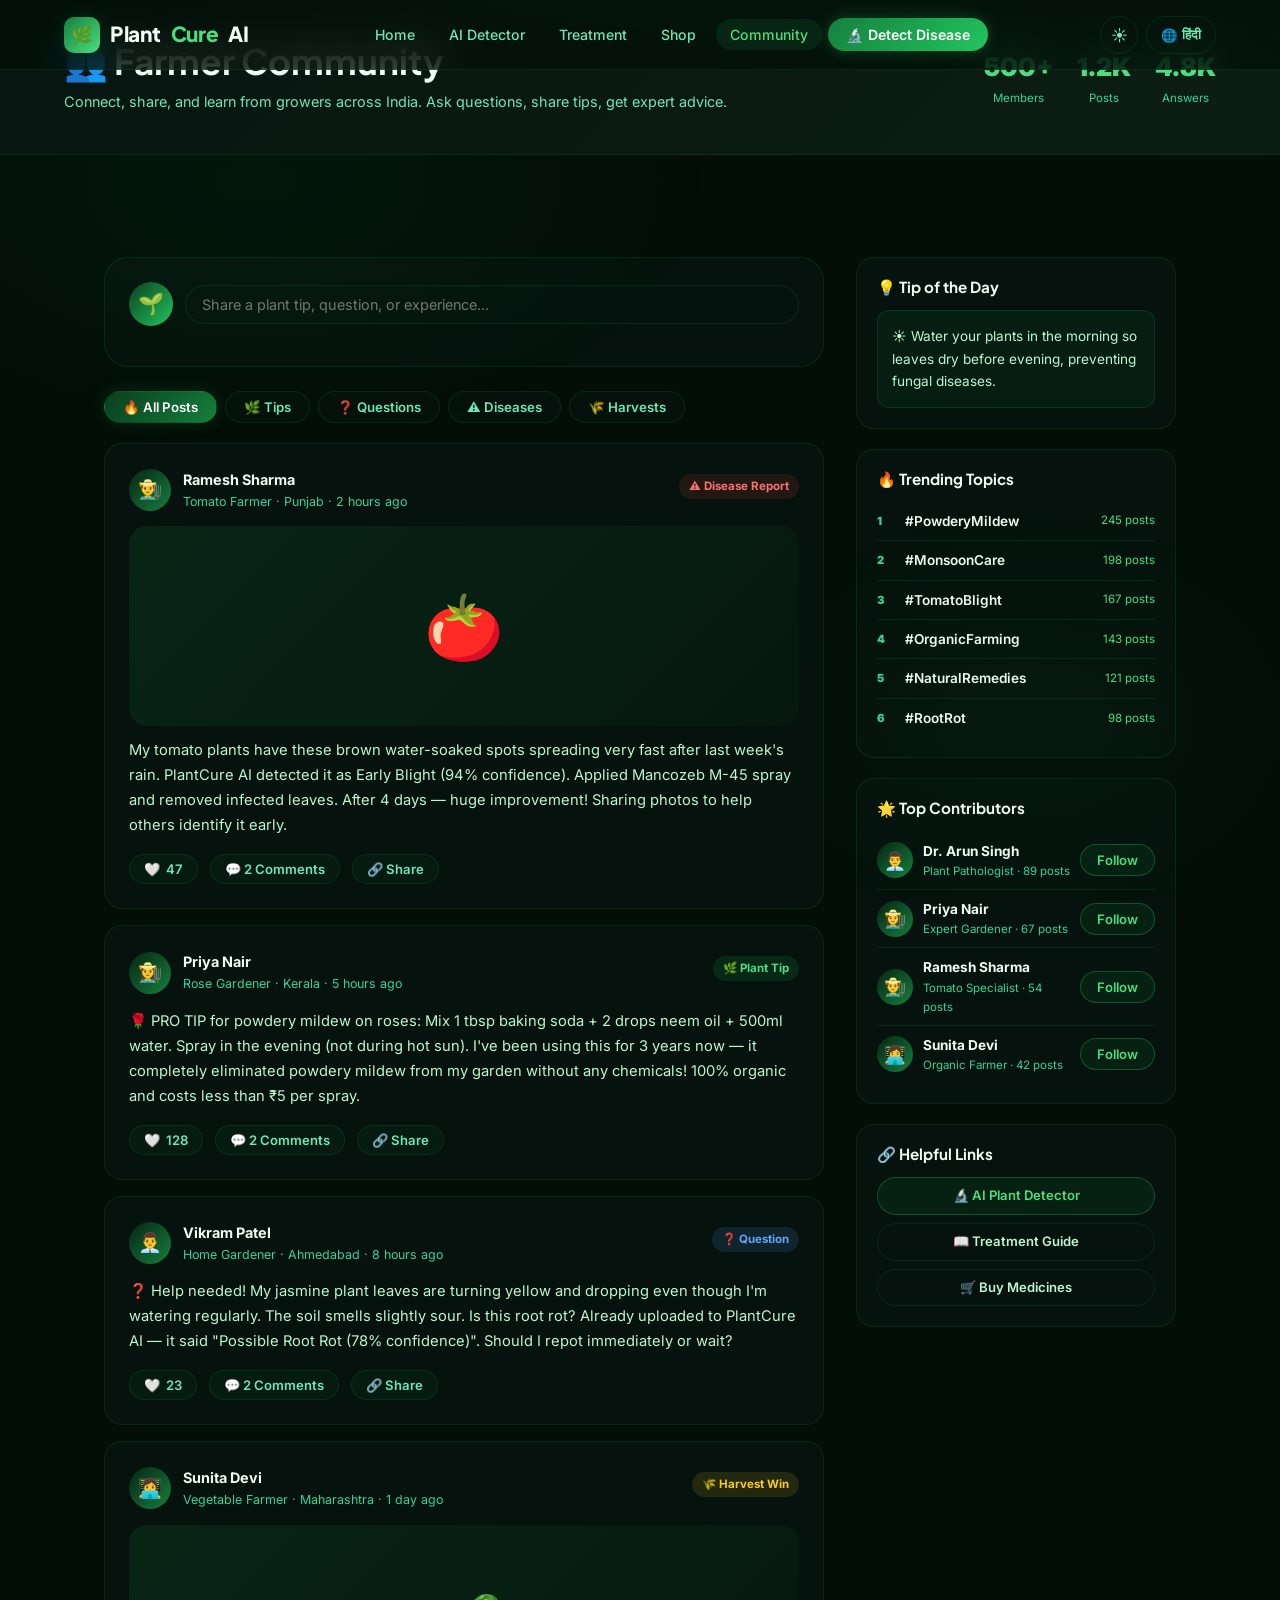
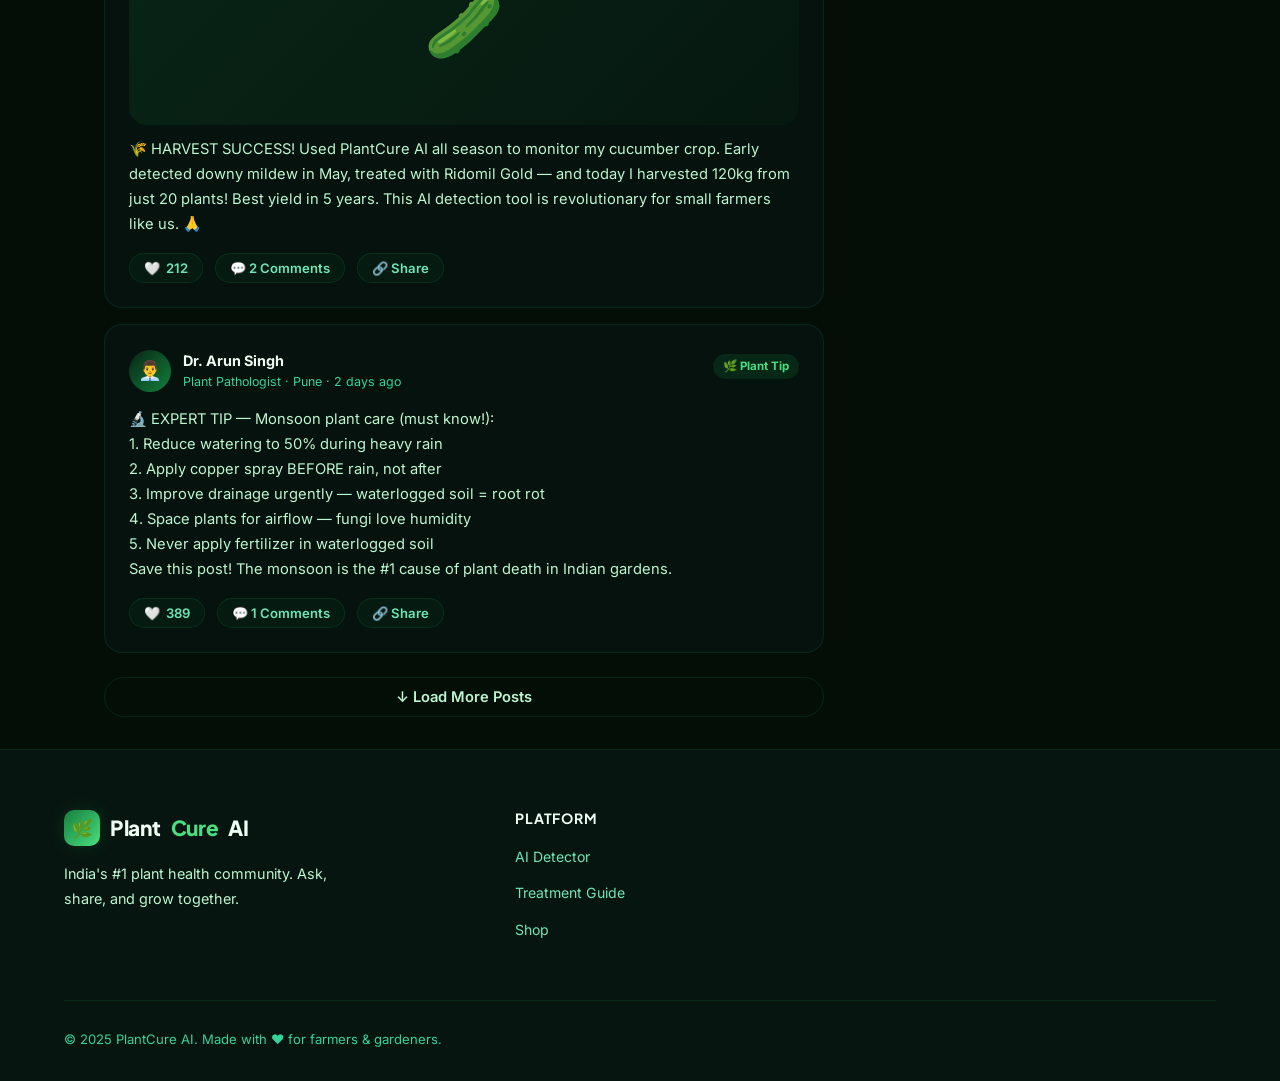
<file: Plant-Disease-Detection-main/community.html>
<!DOCTYPE html>
<html lang="en" data-theme="dark">
<head>
  <meta charset="UTF-8" />
  <meta name="viewport" content="width=device-width, initial-scale=1.0" />
  <title>Farmer Community — PlantCure AI</title>
  <meta name="description" content="Connect with 500+ farmers and gardeners. Share plant tips, ask questions, get expert advice on plant diseases and treatments." />
  <link rel="icon" href="data:image/svg+xml,<svg xmlns='http://www.w3.org/2000/svg' viewBox='0 0 100 100'><text y='.9em' font-size='90'>🌿</text></svg>" />
  <link rel="stylesheet" href="css/global.css" />
  <style>
    .community-page {
      padding-top: var(--nav-height);
      min-height: 100vh;
    }

    /* ─── Banner ─── */
    .community-banner {
      background: linear-gradient(135deg, var(--bg-secondary) 0%, var(--bg-tertiary) 100%);
      border-bottom: 1px solid var(--border);
      padding: 40px 5%;
      position: relative;
      overflow: hidden;
    }
    .community-banner::before {
      content: '';
      position: absolute; inset: 0;
      background: radial-gradient(ellipse 60% 50% at 50% 0%, rgba(34,197,94,.06), transparent 60%);
    }
    .community-banner-inner {
      position: relative; z-index: 1;
      display: flex; align-items: center; justify-content: space-between;
      gap: 24px; flex-wrap: wrap;
      max-width: var(--content-max); margin: 0 auto;
    }
    .community-banner h1 { font-size: clamp(1.5rem,3vw,2.2rem); margin-bottom: 8px; }
    .community-banner p { font-size: .9rem; color: var(--text-muted); }
    .community-stats {
      display: flex; gap: 24px; flex-wrap: wrap;
    }
    .comm-stat { text-align: center; }
    .comm-stat-num { font-size: 1.6rem; font-weight: 900; color: var(--green-400); }
    .comm-stat-label { font-size: .72rem; color: var(--text-dim); }

    /* ─── Layout ─── */
    .community-layout {
      display: grid;
      grid-template-columns: 1fr 320px;
      gap: 0;
      max-width: var(--content-max);
      margin: 0 auto;
      padding: 32px 5%;
      gap: 32px;
    }

    /* ─── Post Composer ─── */
    .composer-card {
      background: var(--bg-card);
      border: 1px solid var(--border);
      border-radius: var(--radius-xl);
      padding: 24px;
      margin-bottom: 24px;
    }
    .composer-header {
      display: flex; align-items: center; gap: 12px; margin-bottom: 16px;
    }
    .my-avatar {
      width: 44px; height: 44px;
      border-radius: 50%;
      background: linear-gradient(135deg, var(--green-700), var(--green-500));
      display: flex; align-items: center; justify-content: center;
      font-size: 1.3rem; flex-shrink: 0;
    }
    .composer-input {
      flex: 1; padding: 10px 16px;
      background: var(--bg-input);
      border: 1px solid var(--border);
      border-radius: var(--radius-full);
      color: var(--text-primary);
      font-size: .9rem;
      font-family: var(--font-body);
      outline: none; transition: var(--transition);
      cursor: pointer;
    }
    .composer-textarea {
      width: 100%;
      background: var(--bg-input);
      border: 1px solid var(--border);
      border-radius: var(--radius-lg);
      color: var(--text-primary);
      font-size: .9rem;
      font-family: var(--font-body);
      padding: 14px 16px;
      outline: none; transition: var(--transition);
      resize: none; min-height: 100px;
      display: none;
    }
    .composer-textarea:focus {
      border-color: var(--border-focus);
      box-shadow: 0 0 0 3px rgba(34,197,94,.1);
    }
    .composer-tools {
      display: flex; justify-content: space-between; align-items: center; gap: 12px;
      margin-top: 12px;
    }
    .composer-tags { display: flex; gap: 8px; flex-wrap: wrap; }
    .tag-btn {
      padding: 5px 12px;
      border-radius: var(--radius-full);
      font-size: .75rem; font-weight: 600;
      background: var(--bg-input);
      border: 1px solid var(--border);
      color: var(--text-muted);
      cursor: pointer;
      transition: var(--transition-fast);
    }
    .tag-btn:hover,
    .tag-btn.selected {
      background: rgba(34,197,94,.12);
      border-color: rgba(34,197,94,.3);
      color: var(--green-400);
    }

    /* ─── Filter Tabs ─── */
    .feed-filters {
      display: flex; gap: 8px; margin-bottom: 20px; flex-wrap: wrap;
    }
    .filter-btn {
      padding: 7px 18px;
      border-radius: var(--radius-full);
      font-size: .83rem; font-weight: 600;
      background: var(--bg-input);
      border: 1px solid var(--border);
      color: var(--text-muted);
      cursor: pointer;
      transition: var(--transition-fast);
    }
    .filter-btn.active {
      background: linear-gradient(135deg, var(--green-700), var(--green-600));
      color: #fff; border-color: transparent;
      box-shadow: var(--shadow-glow-sm);
    }
    .filter-btn:hover:not(.active) {
      border-color: var(--border-hover);
      color: var(--text-primary);
    }

    /* Post card */
    .post-card { margin-bottom: 16px; }
    .post-card .post-image {
      width: 100%;
      border-radius: var(--radius-lg);
      margin: 12px 0;
      height: 200px;
      object-fit: cover;
      background: linear-gradient(135deg, rgba(34,197,94,.1), rgba(34,197,94,.03));
      display: flex; align-items: center; justify-content: center;
      font-size: 4rem;
    }
    .post-tag {
      display: inline-flex; align-items: center; gap: 5px;
      padding: 3px 10px;
      border-radius: var(--radius-full);
      font-size: .72rem; font-weight: 700;
      margin-bottom: 8px;
    }
    .post-tag-disease { background: rgba(239,68,68,.12); color: var(--red-400); }
    .post-tag-tip     { background: rgba(34,197,94,.12);  color: var(--green-400); }
    .post-tag-question{ background: rgba(96,165,250,.12); color: var(--blue-400); }
    .post-tag-harvest { background: rgba(250,204,21,.12); color: var(--yellow-400); }
    .post-tag-general { background: rgba(192,132,252,.12);color: var(--purple-400); }

    /* Comments */
    .comments-section {
      border-top: 1px solid var(--border);
      padding-top: 14px;
      margin-top: 14px;
      display: none;
    }
    .comment {
      display: flex; gap: 10px;
      padding: 10px 0;
      border-bottom: 1px solid rgba(34,197,94,.06);
    }
    .comment:last-child { border-bottom: none; }
    .comment-avatar {
      width: 30px; height: 30px;
      border-radius: 50%;
      background: linear-gradient(135deg, var(--green-800), var(--green-600));
      display: flex; align-items: center; justify-content: center;
      font-size: .9rem; flex-shrink: 0;
    }
    .comment-text { font-size: .83rem; color: var(--text-secondary); line-height: 1.55; }
    .comment-author { font-weight: 700; font-size: .8rem; color: var(--text-primary); margin-bottom: 2px; }
    .comment-time { font-size: .7rem; color: var(--text-dim); }

    .comment-input-row {
      display: flex; gap: 8px; align-items: center; margin-top: 10px;
    }
    .comment-input {
      flex: 1;
      background: var(--bg-input);
      border: 1px solid var(--border);
      border-radius: var(--radius-full);
      color: var(--text-primary);
      font-size: .82rem;
      font-family: var(--font-body);
      padding: 8px 14px;
      outline: none;
    }
    .comment-input:focus { border-color: var(--border-focus); }

    /* ─── Sidebar ─── */
    .community-sidebar { display: flex; flex-direction: column; gap: 20px; }

    .sidebar-card {
      background: var(--bg-card);
      border: 1px solid var(--border);
      border-radius: var(--radius-lg);
      padding: 20px;
    }
    .sidebar-card h4 { margin-bottom: 14px; font-size: .95rem; }

    /* Trending topics */
    .trending-item {
      display: flex; align-items: center; gap: 10px;
      padding: 8px 0;
      border-bottom: 1px solid var(--border);
      cursor: pointer;
      transition: var(--transition-fast);
    }
    .trending-item:last-child { border-bottom: none; }
    .trending-item:hover { color: var(--green-400); }
    .trend-num { font-size: .7rem; font-weight: 900; color: var(--text-dim); width: 18px; }
    .trend-text { font-size: .85rem; font-weight: 600; flex: 1; }
    .trend-count { font-size: .72rem; color: var(--green-400); }

    /* Members */
    .member-row {
      display: flex; align-items: center; gap: 10px;
      padding: 8px 0;
      border-bottom: 1px solid var(--border);
    }
    .member-row:last-child { border-bottom: none; }
    .member-avatar { width: 36px; height: 36px; border-radius: 50%; display:flex;align-items:center;justify-content:center;font-size:1.1rem;flex-shrink:0;background:linear-gradient(135deg,var(--green-800),var(--green-600)); }
    .member-name { font-size: .85rem; font-weight: 700; }
    .member-role { font-size: .72rem; color: var(--text-dim); }
    .member-follow { margin-left: auto; }

    /* Tips of the day */
    .daily-tip {
      background: rgba(34,197,94,.07);
      border: 1px solid rgba(34,197,94,.15);
      border-radius: var(--radius);
      padding: 14px;
      font-size: .85rem;
      color: var(--text-secondary);
      line-height: 1.65;
    }

    /* ─── Load more ─── */
    .load-more-btn { width: 100%; justify-content: center; margin-top: 8px; }

    /* Empty posts */
    .no-posts { text-align: center; padding: 40px 20px; color: var(--text-muted); font-size: .9rem; }

    @media (max-width: 900px) {
      .community-layout { grid-template-columns: 1fr; padding: 20px 4%; }
      .community-sidebar { order: -1; }
    }
    @media (max-width: 600px) {
      .community-stats { gap: 12px; }
    }
  </style>
</head>
<body>

<div class="page-loader" id="page-loader">
  <div class="loader-logo">👥</div>
  <div class="spinner"></div>
  <div class="loader-text">LOADING COMMUNITY</div>
</div>

<!-- ═══ Navbar ═══ -->
<nav class="navbar" id="navbar">
  <a href="index.html" class="nav-logo">
    <div class="nav-logo-icon">🌿</div>
    Plant<span class="accent">Cure</span> AI
  </a>
  <ul class="nav-links" id="nav-links">
    <li><a href="index.html" data-i18n="nav_home">Home</a></li>
    <li><a href="detect.html" data-i18n="nav_detect">AI Detector</a></li>
    <li><a href="treatment.html" data-i18n="nav_treatment">Treatment</a></li>
    <li><a href="shop.html" data-i18n="nav_shop">Shop</a></li>
    <li><a href="community.html" class="active" data-i18n="nav_community">Community</a></li>
    <li><a href="detect.html" class="nav-cta">🔬 Detect Disease</a></li>
  </ul>
  <div class="nav-controls">
    <button class="nav-icon-btn" id="theme-btn">🌙</button>
    <button class="lang-btn" id="lang-btn">🌐 <span>हिंदी</span></button>
    <button class="nav-hamburger" id="nav-hamburger" aria-label="Menu"><span></span><span></span><span></span></button>
  </div>
</nav>

<!-- ─── Banner ─── -->
<div class="community-banner">
  <div class="community-banner-inner">
    <div>
      <h1>👥 Farmer Community</h1>
      <p>Connect, share, and learn from growers across India. Ask questions, share tips, get expert advice.</p>
    </div>
    <div class="community-stats">
      <div class="comm-stat">
        <div class="comm-stat-num">500+</div>
        <div class="comm-stat-label">Members</div>
      </div>
      <div class="comm-stat">
        <div class="comm-stat-num">1.2K</div>
        <div class="comm-stat-label">Posts</div>
      </div>
      <div class="comm-stat">
        <div class="comm-stat-num">4.8K</div>
        <div class="comm-stat-label">Answers</div>
      </div>
    </div>
  </div>
</div>

<div class="community-page">
  <div class="community-layout">

    <!-- ─── Main Feed ─── -->
    <main>

      <!-- Post Composer -->
      <div class="composer-card">
        <div class="composer-header">
          <div class="my-avatar">🌱</div>
          <input class="composer-input" type="text" id="composer-trigger" placeholder="Share a plant tip, question, or experience..." readonly onclick="expandComposer()" />
        </div>
        <div id="composer-expanded" style="display:none;">
          <textarea class="composer-textarea" id="post-content" placeholder="Write your post here... Describe your plant, disease, or tip in detail." rows="4"></textarea>
          <div class="composer-tools">
            <div class="composer-tags">
              <span class="tag-btn" onclick="selectTag(this, 'tip')">🌿 Tip</span>
              <span class="tag-btn" onclick="selectTag(this, 'question')">❓ Question</span>
              <span class="tag-btn" onclick="selectTag(this, 'disease')">⚠️ Disease</span>
              <span class="tag-btn" onclick="selectTag(this, 'harvest')">🌾 Harvest</span>
            </div>
            <div style="display:flex;gap:8px;">
              <button class="btn btn-ghost btn-sm" onclick="collapseComposer()">Cancel</button>
              <button class="btn btn-primary btn-sm" onclick="submitPost()">📢 Post</button>
            </div>
          </div>
        </div>
      </div>

      <!-- Feed Filters -->
      <div class="feed-filters">
        <button class="filter-btn active" onclick="filterPosts('all', this)">🔥 All Posts</button>
        <button class="filter-btn" onclick="filterPosts('tip', this)">🌿 Tips</button>
        <button class="filter-btn" onclick="filterPosts('question', this)">❓ Questions</button>
        <button class="filter-btn" onclick="filterPosts('disease', this)">⚠️ Diseases</button>
        <button class="filter-btn" onclick="filterPosts('harvest', this)">🌾 Harvests</button>
      </div>

      <!-- Post Feed -->
      <div id="post-feed">
        <!-- Populated by JS -->
      </div>

      <button class="btn btn-ghost load-more-btn" onclick="loadMorePosts()">
        ↓ Load More Posts
      </button>
    </main>

    <!-- ─── Sidebar ─── -->
    <aside class="community-sidebar">

      <!-- Daily Tip -->
      <div class="sidebar-card">
        <h4>💡 Tip of the Day</h4>
        <div class="daily-tip" id="daily-tip">Loading today's tip...</div>
      </div>

      <!-- Trending Topics -->
      <div class="sidebar-card">
        <h4>🔥 Trending Topics</h4>
        <div id="trending-topics">
          <!-- Populated by JS -->
        </div>
      </div>

      <!-- Top Members -->
      <div class="sidebar-card">
        <h4>🌟 Top Contributors</h4>
        <div id="top-members">
          <!-- Populated by JS -->
        </div>
      </div>

      <!-- Quick Links -->
      <div class="sidebar-card">
        <h4>🔗 Helpful Links</h4>
        <div style="display:flex;flex-direction:column;gap:8px;">
          <a href="detect.html" class="btn btn-secondary btn-sm" style="justify-content:center;">🔬 AI Plant Detector</a>
          <a href="treatment.html" class="btn btn-ghost btn-sm" style="justify-content:center;">📖 Treatment Guide</a>
          <a href="shop.html" class="btn btn-ghost btn-sm" style="justify-content:center;">🛒 Buy Medicines</a>
        </div>
      </div>

    </aside>
  </div>
</div>

<!-- ─── Footer ─── -->
<footer class="footer">
  <div class="footer-grid">
    <div class="footer-brand">
      <a href="index.html" class="nav-logo"><div class="nav-logo-icon">🌿</div>Plant<span class="accent">Cure</span> AI</a>
      <p>India's #1 plant health community. Ask, share, and grow together.</p>
    </div>
    <div class="footer-links"><h4>Platform</h4><ul>
      <li><a href="detect.html">AI Detector</a></li>
      <li><a href="treatment.html">Treatment Guide</a></li>
      <li><a href="shop.html">Shop</a></li>
    </ul></div>
  </div>
  <div class="footer-bottom"><p data-i18n="footer_copy">© 2025 PlantCure AI. Made with ❤️ for farmers.</p></div>
</footer>

<script src="js/main.js"></script>
<script>
/* ═══════════════════════════════════
   Community — Full JS
═══════════════════════════════════ */

/* ─── Default Posts ─── */
const DEFAULT_POSTS = [
  {
    id: 1,
    author: 'Ramesh Sharma', avatar: '👨‍🌾', role: 'Tomato Farmer · Punjab',
    tag: 'disease',
    content: 'My tomato plants have these brown water-soaked spots spreading very fast after last week\'s rain. PlantCure AI detected it as Early Blight (94% confidence). Applied Mancozeb M-45 spray and removed infected leaves. After 4 days — huge improvement! Sharing photos to help others identify it early.',
    hasImage: true, imageEmoji: '🍅',
    time: '2 hours ago', likes: 47, comments: [
      { author: 'Priya Nair', avatar: '👩‍🌾', text: 'Same happened to my tomatoes last season! Mancozeb worked for me too. Make sure to spray the underside of leaves as well.', time: '1h ago' },
      { author: 'Dr. Arun Singh', avatar: '👨‍💼', text: 'Good catch! Early blight spreads rapidly in humid conditions. Remove defoliated leaves from the field entirely — don\'t leave them on the ground.', time: '45min ago' },
    ]
  },
  {
    id: 2,
    author: 'Priya Nair', avatar: '👩‍🌾', role: 'Rose Gardener · Kerala',
    tag: 'tip',
    content: '🌹 PRO TIP for powdery mildew on roses: Mix 1 tbsp baking soda + 2 drops neem oil + 500ml water. Spray in the evening (not during hot sun). I\'ve been using this for 3 years now — it completely eliminated powdery mildew from my garden without any chemicals! 100% organic and costs less than ₹5 per spray.',
    hasImage: false, time: '5 hours ago', likes: 128, comments: [
      { author: 'Vikram Patel', avatar: '👨‍💼', text: 'This is gold! I\'ve been spending hundreds on fungicides. Will definitely try this!', time: '3h ago' },
      { author: 'Sunita Devi', avatar: '👩‍💻', text: 'Does this work for black spot too? My roses have both issues.', time: '2h ago' },
    ]
  },
  {
    id: 3,
    author: 'Vikram Patel', avatar: '👨‍💼', role: 'Home Gardener · Ahmedabad',
    tag: 'question',
    content: '❓ Help needed! My jasmine plant leaves are turning yellow and dropping even though I\'m watering regularly. The soil smells slightly sour. Is this root rot? Already uploaded to PlantCure AI — it said "Possible Root Rot (78% confidence)". Should I repot immediately or wait?',
    hasImage: false, time: '8 hours ago', likes: 23, comments: [
      { author: 'Dr. Arun Singh', avatar: '👨‍💼', text: '⚡ Root rot — REPOT IMMEDIATELY! That sour smell is a definite sign. Stop watering, remove from pot, trim all brown/black roots, and repot in fresh well-draining soil. Add perlite 30% to the mix.', time: '6h ago' },
      { author: 'Priya Nair', avatar: '👩‍🌾', text: 'Absolutely repot now. I lost a beautiful jasmine to root rot by waiting. The 78% confidence from AI is quite high — trust it!', time: '5h ago' },
    ]
  },
  {
    id: 4,
    author: 'Sunita Devi', avatar: '👩‍💻', role: 'Vegetable Farmer · Maharashtra',
    tag: 'harvest',
    content: '🌾 HARVEST SUCCESS! Used PlantCure AI all season to monitor my cucumber crop. Early detected downy mildew in May, treated with Ridomil Gold — and today I harvested 120kg from just 20 plants! Best yield in 5 years. This AI detection tool is revolutionary for small farmers like us. 🙏',
    hasImage: true, imageEmoji: '🥒',
    time: '1 day ago', likes: 212, comments: [
      { author: 'Ramesh Sharma', avatar: '👨‍🌾', text: 'Congratulations! 120kg from 20 plants is an excellent yield!', time: '20h ago' },
      { author: 'Ankit Kumar', avatar: '🧑‍🌾', text: 'What spacing did you use? And how often did you apply the Ridomil?', time: '18h ago' },
    ]
  },
  {
    id: 5,
    author: 'Dr. Arun Singh', avatar: '👨‍💼', role: 'Plant Pathologist · Pune',
    tag: 'tip',
    content: '🔬 EXPERT TIP — Monsoon plant care (must know!):\n1. Reduce watering to 50% during heavy rain\n2. Apply copper spray BEFORE rain, not after\n3. Improve drainage urgently — waterlogged soil = root rot\n4. Space plants for airflow — fungi love humidity\n5. Never apply fertilizer in waterlogged soil\nSave this post! The monsoon is the #1 cause of plant death in Indian gardens.',
    hasImage: false, time: '2 days ago', likes: 389, comments: [
      { author: 'Sunita Devi', avatar: '👩‍💻', text: 'Dr. Singh, point 3 saved my crops last year! Improved drainage trenches made a massive difference.', time: '1d ago' },
    ]
  },
];

/* ─── State ─── */
let allPosts = JSON.parse(localStorage.getItem('plantcure_posts') || 'null') || DEFAULT_POSTS;
let likedPosts = JSON.parse(localStorage.getItem('plantcure_likes') || '[]');
let currentFilter = 'all';
let selectedTag = 'tip';
let displayCount = 5;

/* ─── Trending Topics ─── */
const TRENDING = [
  { topic: '#PowderyMildew',  count: '245 posts' },
  { topic: '#MonsoonCare',   count: '198 posts' },
  { topic: '#TomatoBlight',  count: '167 posts' },
  { topic: '#OrganicFarming',count: '143 posts' },
  { topic: '#NaturalRemedies',count: '121 posts' },
  { topic: '#RootRot',       count: '98 posts'  },
];

/* ─── Top Members ─── */
const TOP_MEMBERS = [
  { name: 'Dr. Arun Singh',  avatar: '👨‍💼', role: 'Plant Pathologist',    posts: 89 },
  { name: 'Priya Nair',      avatar: '👩‍🌾', role: 'Expert Gardener',       posts: 67 },
  { name: 'Ramesh Sharma',   avatar: '👨‍🌾', role: 'Tomato Specialist',     posts: 54 },
  { name: 'Sunita Devi',     avatar: '👩‍💻', role: 'Organic Farmer',        posts: 42 },
];

/* ─── Daily Tips ─── */
const DAILY_TIPS = [
  '☀️ Water your plants in the morning so leaves dry before evening, preventing fungal diseases.',
  '🌱 Add 1 tsp of Epsom salt to 1L water and spray on leaves for a magnesium boost every 2 weeks.',
  '🧄 Garlic spray is a natural pesticide — blend 5 cloves in 1L water, steep 24 hrs, strain and spray.',
  '✂️ Always sterilize pruning tools with 70% alcohol between plants to prevent disease spread.',
  '🪱 Earthworms are your best friends — their castings contain 5× more nitrogen than soil.',
];

/* ─── Render Posts ─── */
function renderPosts() {
  const feedEl = document.getElementById('post-feed');
  let posts = allPosts;
  if (currentFilter !== 'all') posts = posts.filter(p => p.tag === currentFilter);

  const visible = posts.slice(0, displayCount);

  if (visible.length === 0) {
    feedEl.innerHTML = '<div class="no-posts">No posts found. Be the first to post!</div>';
    return;
  }

  const tagConfig = {
    disease:  { class: 'post-tag-disease', label: '⚠️ Disease Report' },
    tip:      { class: 'post-tag-tip',     label: '🌿 Plant Tip' },
    question: { class: 'post-tag-question',label: '❓ Question' },
    harvest:  { class: 'post-tag-harvest', label: '🌾 Harvest Win' },
    general:  { class: 'post-tag-general', label: '💬 General' },
  };

  feedEl.innerHTML = visible.map(post => {
    const tc = tagConfig[post.tag] || tagConfig.general;
    const isLiked = likedPosts.includes(post.id);

    return `
      <div class="post-card card" id="post-${post.id}">
        <div class="post-header">
          <div class="avatar">${post.avatar}</div>
          <div style="flex:1;">
            <div class="post-author">${post.author}</div>
            <div class="post-meta">${post.role} · ${post.time}</div>
          </div>
          <span class="post-tag ${tc.class}">${tc.label}</span>
        </div>

        ${post.hasImage ? `
          <div class="post-image">${post.imageEmoji || '🌿'}</div>
        ` : ''}

        <div class="post-content">${post.content.replace(/\n/g, '<br>')}</div>

        <div class="post-actions">
          <button class="post-action-btn ${isLiked ? 'liked' : ''}" onclick="toggleLike(${post.id}, this)">
            ${isLiked ? '❤️' : '🤍'} <span id="like-count-${post.id}">${post.likes}</span>
          </button>
          <button class="post-action-btn" onclick="toggleComments(${post.id}, this)">
            💬 ${post.comments.length} Comments
          </button>
          <button class="post-action-btn" onclick="sharePost(${post.id})">
            🔗 Share
          </button>
        </div>

        <!-- Comments -->
        <div class="comments-section" id="comments-${post.id}">
          ${post.comments.map(c => `
            <div class="comment">
              <div class="comment-avatar">${c.avatar}</div>
              <div>
                <div class="comment-author">${c.author} <span class="comment-time">${c.time}</span></div>
                <div class="comment-text">${c.text}</div>
              </div>
            </div>
          `).join('')}
          <div class="comment-input-row">
            <div class="comment-avatar">🌱</div>
            <input class="comment-input" placeholder="Write a comment..." id="comment-input-${post.id}" />
            <button class="btn btn-primary btn-sm" onclick="addComment(${post.id})">Post</button>
          </div>
        </div>
      </div>
    `;
  }).join('');
}

/* ─── Like Toggle ─── */
function toggleLike(postId, btn) {
  const post = allPosts.find(p => p.id === postId);
  if (!post) return;

  const idx = likedPosts.indexOf(postId);
  if (idx > -1) {
    likedPosts.splice(idx, 1);
    post.likes--;
    btn.classList.remove('liked');
    btn.innerHTML = `🤍 <span id="like-count-${postId}">${post.likes}</span>`;
  } else {
    likedPosts.push(postId);
    post.likes++;
    btn.classList.add('liked');
    btn.innerHTML = `❤️ <span id="like-count-${postId}">${post.likes}</span>`;
    btn.style.animation = 'scaleIn .3s ease';
    setTimeout(() => btn.style.animation = '', 300);
  }

  localStorage.setItem('plantcure_likes', JSON.stringify(likedPosts));
  savePosts();
}

/* ─── Comments ─── */
function toggleComments(postId, btn) {
  const section = document.getElementById('comments-' + postId);
  if (!section) return;
  const isOpen = section.style.display === 'block';
  section.style.display = isOpen ? 'none' : 'block';
  btn.classList.toggle('liked', !isOpen);
}

function addComment(postId) {
  const input = document.getElementById(`comment-input-${postId}`);
  if (!input || !input.value.trim()) return;

  const post = allPosts.find(p => p.id === postId);
  if (!post) return;

  post.comments.push({
    author: 'You 🌱',
    avatar: '🌱',
    text: input.value.trim(),
    time: 'Just now',
  });

  savePosts();
  renderPosts();

  // Reopen comments
  const section = document.getElementById('comments-' + postId);
  if (section) section.style.display = 'block';
  window.PlantCure?.showToast('Comment posted!', 'success', 2000);
}

/* ─── Share Post ─── */
function sharePost(postId) {
  const url = window.location.href + '#post-' + postId;
  navigator.clipboard?.writeText(url).then(() => {
    window.PlantCure?.showToast('Post link copied to clipboard!', 'success');
  }).catch(() => {
    window.PlantCure?.showToast('Share: ' + url, 'info', 5000);
  });
}

/* ─── Post Composer ─── */
function expandComposer() {
  document.getElementById('composer-trigger').style.display = 'none';
  document.getElementById('composer-expanded').style.display = 'block';
  document.getElementById('post-content').focus();
}

function collapseComposer() {
  document.getElementById('composer-trigger').style.display = '';
  document.getElementById('composer-expanded').style.display = 'none';
  document.getElementById('post-content').value = '';
}

function selectTag(btn, tag) {
  document.querySelectorAll('.tag-btn').forEach(b => b.classList.remove('selected'));
  btn.classList.add('selected');
  selectedTag = tag;
}

function submitPost() {
  const content = document.getElementById('post-content')?.value.trim();
  if (!content || content.length < 10) {
    window.PlantCure?.showToast('Please write at least 10 characters.', 'error');
    return;
  }

  const newPost = {
    id: Date.now(),
    author: 'You 🌱', avatar: '🌱', role: 'Community Member',
    tag: selectedTag,
    content,
    hasImage: false,
    time: 'Just now',
    likes: 0,
    comments: [],
  };

  allPosts.unshift(newPost);
  savePosts();
  collapseComposer();
  renderPosts();
  window.PlantCure?.showToast('Your post is live! 🎉', 'success');
}

/* ─── Filter ─── */
function filterPosts(filter, btn) {
  currentFilter = filter;
  displayCount = 5;
  document.querySelectorAll('.filter-btn').forEach(b => b.classList.remove('active'));
  btn.classList.add('active');
  renderPosts();
}

function loadMorePosts() {
  displayCount += 3;
  renderPosts();
  window.PlantCure?.showToast('Loaded more posts!', 'info', 1500);
}

/* ─── Sidebar ─── */
function renderSidebar() {
  // Trending
  const trendingEl = document.getElementById('trending-topics');
  if (trendingEl) {
    trendingEl.innerHTML = TRENDING.map((t, i) => `
      <div class="trending-item" onclick="searchTopic('${t.topic}')">
        <span class="trend-num">${i+1}</span>
        <span class="trend-text">${t.topic}</span>
        <span class="trend-count">${t.count}</span>
      </div>
    `).join('');
  }

  // Members
  const membersEl = document.getElementById('top-members');
  if (membersEl) {
    membersEl.innerHTML = TOP_MEMBERS.map(m => `
      <div class="member-row">
        <div class="member-avatar">${m.avatar}</div>
        <div>
          <div class="member-name">${m.name}</div>
          <div class="member-role">${m.role} · ${m.posts} posts</div>
        </div>
        <button class="btn btn-sm btn-secondary member-follow" onclick="followMember('${m.name}', this)">Follow</button>
      </div>
    `).join('');
  }

  // Daily tip
  const tipEl = document.getElementById('daily-tip');
  if (tipEl) {
    const idx = new Date().getDate() % DAILY_TIPS.length;
    tipEl.textContent = DAILY_TIPS[idx];
  }
}

function searchTopic(topic) {
  window.PlantCure?.showToast(`Searching for ${topic}...`, 'info', 1500);
}

function followMember(name, btn) {
  btn.textContent = btn.textContent === 'Follow' ? '✓ Following' : 'Follow';
  btn.classList.toggle('btn-secondary');
  btn.classList.toggle('btn-ghost');
  if (btn.textContent === '✓ Following') {
    window.PlantCure?.showToast(`Now following ${name}!`, 'success', 2000);
  }
}

/* ─── Save Posts ─── */
function savePosts() {
  localStorage.setItem('plantcure_posts', JSON.stringify(allPosts.slice(0, 20)));
}

/* ─── Init ─── */
document.addEventListener('DOMContentLoaded', () => {
  renderPosts();
  renderSidebar();
});
</script>
</body>
</html>
</file>
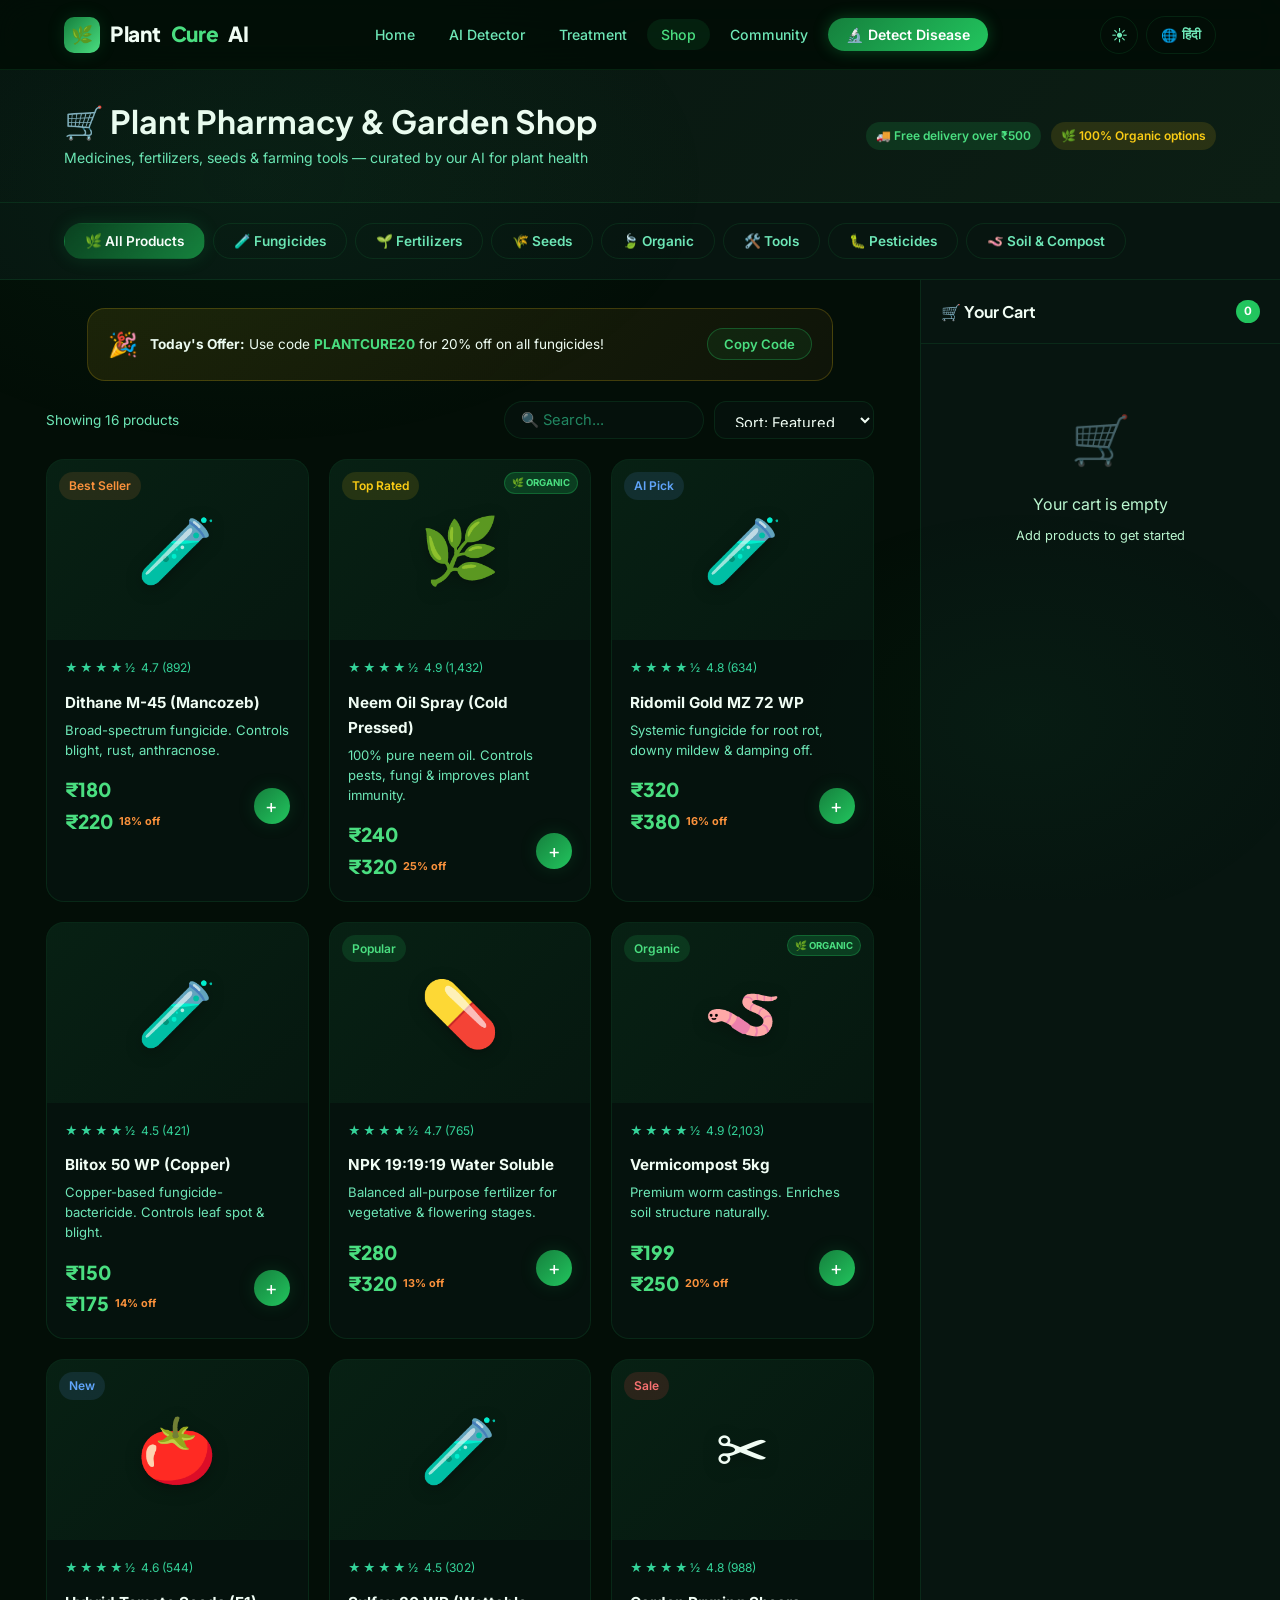
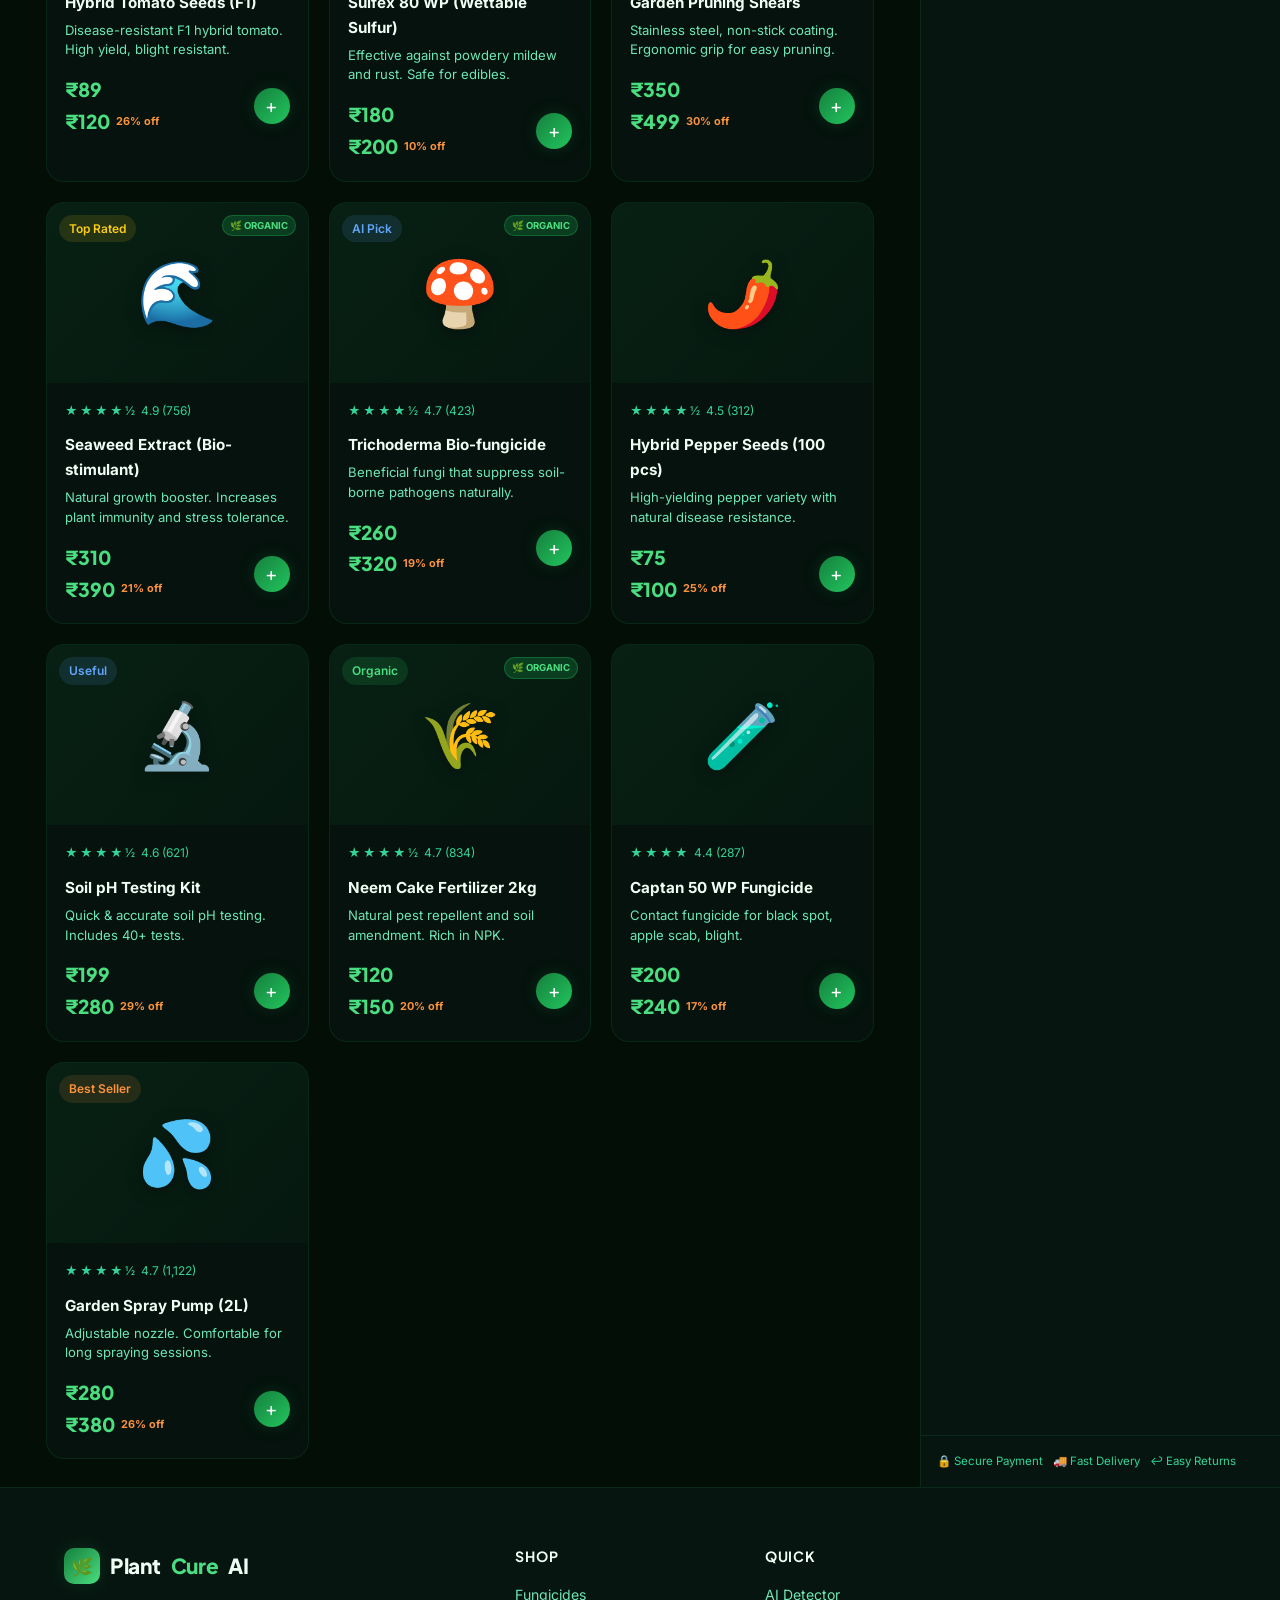
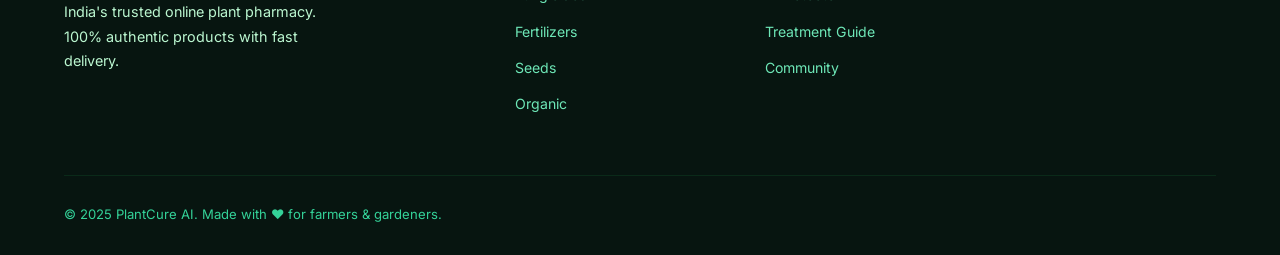
<file: Plant-Disease-Detection-main/shop.html>
<!DOCTYPE html>
<html lang="en" data-theme="dark">
<head>
  <meta charset="UTF-8" />
  <meta name="viewport" content="width=device-width, initial-scale=1.0" />
  <title>Plant Pharmacy & Garden Shop — PlantCure AI</title>
  <meta name="description" content="Buy plant medicines, fungicides, fertilizers, seeds, and farming tools. Recommended products matched to your plant's disease." />
  <link rel="icon" href="data:image/svg+xml,<svg xmlns='http://www.w3.org/2000/svg' viewBox='0 0 100 100'><text y='.9em' font-size='90'>🌿</text></svg>" />
  <link rel="stylesheet" href="css/global.css" />
  <style>
    .shop-layout {
      padding-top: var(--nav-height);
      min-height: 100vh;
      display: grid;
      grid-template-columns: 1fr 360px;
      grid-template-rows: auto 1fr;
    }

    /* ─── Shop Banner ─── */
    .shop-banner {
      grid-column: 1 / -1;
      background: linear-gradient(135deg, var(--bg-secondary), var(--bg-tertiary));
      border-bottom: 1px solid var(--border);
      padding: 32px 5%;
    }
    .shop-banner-inner {
      display: flex;
      align-items: center;
      justify-content: space-between;
      gap: 24px;
      flex-wrap: wrap;
    }
    .shop-banner h1 { font-size: clamp(1.4rem,3vw,2rem); margin-bottom: 6px; }
    .shop-banner p  { font-size: .88rem; color: var(--text-muted); }

    /* ─── Category Tabs ─── */
    .category-tabs {
      display: flex; gap: 8px; flex-wrap: wrap;
      padding: 20px 5%; background: var(--bg-secondary);
      border-bottom: 1px solid var(--border);
      grid-column: 1 / -1;
      overflow-x: auto;
      white-space: nowrap;
    }
    .cat-btn {
      padding: 9px 20px;
      border-radius: var(--radius-full);
      font-size: .85rem; font-weight: 600;
      cursor: pointer; border: 1px solid var(--border);
      background: transparent; color: var(--text-muted);
      transition: var(--transition-fast);
      white-space: nowrap;
    }
    .cat-btn.active,
    .cat-btn:hover {
      background: linear-gradient(135deg, var(--green-700), var(--green-600));
      color: #fff; border-color: transparent;
      box-shadow: var(--shadow-glow-sm);
    }

    /* ─── Products Grid ─── */
    .products-area {
      padding: 28px 5%;
      overflow-y: auto;
    }
    .products-toolbar {
      display: flex;
      align-items: center;
      justify-content: space-between;
      gap: 14px;
      margin-bottom: 20px;
      flex-wrap: wrap;
    }
    .products-count { font-size: .85rem; color: var(--text-muted); }

    .search-sort {
      display: flex; gap: 10px; align-items: center;
    }
    .products-grid {
      display: grid;
      grid-template-columns: repeat(auto-fill, minmax(230px, 1fr));
      gap: 20px;
    }

    /* Product Card overrides */
    .product-card .add-btn {
      width: 36px; height: 36px;
      border-radius: 50%;
      background: linear-gradient(135deg, var(--green-600), var(--green-500));
      color: #fff;
      display: flex; align-items: center; justify-content: center;
      font-size: 1.2rem;
      border: none; cursor: pointer;
      transition: var(--transition);
      box-shadow: var(--shadow-glow-sm);
      flex-shrink: 0;
    }
    .product-card .add-btn:hover { transform: scale(1.1) rotate(90deg); }
    .rating { display: flex; align-items: center; gap: 4px; margin-bottom: 12px; }
    .rating .stars { font-size: .75rem; }
    .rating span  { font-size: .75rem; color: var(--text-dim); }

    /* ─── Cart Sidebar ─── */
    .cart-sidebar {
      background: var(--bg-secondary);
      border-left: 1px solid var(--border);
      display: flex;
      flex-direction: column;
    }
    .cart-header {
      padding: 20px;
      border-bottom: 1px solid var(--border);
      display: flex; align-items: center; justify-content: space-between;
    }
    .cart-header h3 { font-size: 1rem; }
    .cart-badge {
      background: var(--green-500);
      color: #fff;
      font-size: .72rem; font-weight: 700;
      padding: 2px 8px;
      border-radius: var(--radius-full);
      min-width: 22px;
      text-align: center;
    }
    .cart-body {
      flex: 1;
      padding: 16px;
      overflow-y: auto;
    }
    .cart-empty {
      text-align: center;
      padding: 40px 20px;
      color: var(--text-dim);
    }
    .cart-empty .icon { font-size: 3rem; margin-bottom: 12px; opacity: .5; }

    .cart-item {
      display: flex; gap: 12px; align-items: center;
      padding: 12px;
      background: var(--bg-card);
      border: 1px solid var(--border);
      border-radius: var(--radius);
      margin-bottom: 10px;
      animation: fadeInUp .3s ease;
    }
    .cart-item-icon { font-size: 1.8rem; flex-shrink: 0; }
    .cart-item-info { flex: 1; }
    .cart-item-name { font-size: .85rem; font-weight: 700; }
    .cart-item-price { font-size: .82rem; color: var(--green-400); font-weight: 700; }
    .cart-item-qty {
      display: flex; align-items: center; gap: 8px;
      margin-top: 6px;
    }
    .qty-btn {
      width: 22px; height: 22px;
      border-radius: 50%;
      background: var(--bg-input);
      border: 1px solid var(--border);
      color: var(--text-primary);
      font-size: .9rem;
      display: flex; align-items: center; justify-content: center;
      cursor: pointer; transition: var(--transition-fast);
    }
    .qty-btn:hover { background: rgba(34,197,94,.15); border-color: var(--border-hover); }
    .qty-val { font-size: .85rem; font-weight: 700; min-width: 20px; text-align: center; }
    .cart-item-remove {
      color: var(--red-400); cursor: pointer; font-size: 1rem;
      padding: 4px; transition: var(--transition-fast);
      background: none; border: none;
    }
    .cart-item-remove:hover { color: var(--red-500); transform: scale(1.2); }

    .cart-footer {
      padding: 16px;
      border-top: 1px solid var(--border);
      background: var(--bg-tertiary);
    }
    .cart-total-row { display: flex; justify-content: space-between; align-items: center; margin-bottom: 8px; }
    .cart-total-label { font-size: .85rem; color: var(--text-muted); }
    .cart-total-val { font-size: 1.2rem; font-weight: 900; color: var(--green-400); }
    .cart-savings { font-size: .78rem; color: var(--orange-400); margin-bottom: 14px; }
    .checkout-btn { width: 100%; justify-content: center; }

    /* Promo banner */
    .promo-banner {
      margin: 0 5% 20px;
      padding: 16px 20px;
      background: linear-gradient(135deg, rgba(250,204,21,.1), rgba(251,146,60,.05));
      border: 1px solid rgba(250,204,21,.2);
      border-radius: var(--radius-lg);
      display: flex; align-items: center; gap: 12px;
      font-size: .85rem;
    }
    .promo-icon { font-size: 1.5rem; }
    .promo-text { flex: 1; }

    /* Trust badges */
    .trust-badges {
      display: flex; gap: 10px; flex-wrap: wrap;
      padding: 16px;
      border-top: 1px solid var(--border);
    }
    .trust-badge {
      display: flex; align-items: center; gap: 6px;
      font-size: .72rem; color: var(--text-dim);
    }

    /* ─── Checkout Modal ─── */
    .ck-form { display: flex; flex-direction: column; gap: 16px; }
    .ck-order-summary {
      background: var(--bg-input);
      border: 1px solid var(--border);
      border-radius: var(--radius);
      padding: 14px;
      margin-bottom: 8px;
    }
    .ck-order-item { display: flex; justify-content: space-between; font-size: .85rem; padding: 6px 0; border-bottom: 1px solid var(--border); }
    .ck-order-item:last-child { border-bottom: none; }

    /* No products */
    .no-products { text-align: center; padding: 60px 20px; color: var(--text-muted); grid-column: 1/-1; }

    @media (max-width: 1024px) {
      .shop-layout { grid-template-columns: 1fr; }
      .cart-sidebar { border-left: none; border-top: 1px solid var(--border); }
    }
    @media (max-width: 600px) {
      .products-grid { grid-template-columns: repeat(2, 1fr); }
    }
    @media (max-width: 400px) {
      .products-grid { grid-template-columns: 1fr; }
    }
  </style>
</head>
<body>

<div class="page-loader" id="page-loader">
  <div class="loader-logo">🛒</div>
  <div class="spinner"></div>
  <div class="loader-text">LOADING SHOP</div>
</div>

<!-- ═══ Navbar ═══ -->
<nav class="navbar" id="navbar">
  <a href="index.html" class="nav-logo">
    <div class="nav-logo-icon">🌿</div>
    Plant<span class="accent">Cure</span> AI
  </a>
  <ul class="nav-links" id="nav-links">
    <li><a href="index.html" data-i18n="nav_home">Home</a></li>
    <li><a href="detect.html" data-i18n="nav_detect">AI Detector</a></li>
    <li><a href="treatment.html" data-i18n="nav_treatment">Treatment</a></li>
    <li><a href="shop.html" class="active" data-i18n="nav_shop">Shop</a></li>
    <li><a href="community.html" data-i18n="nav_community">Community</a></li>
    <li><a href="detect.html" class="nav-cta">🔬 Detect Disease</a></li>
  </ul>
  <div class="nav-controls">
    <button class="nav-icon-btn" id="theme-btn">🌙</button>
    <button class="lang-btn" id="lang-btn">🌐 <span>हिंदी</span></button>
    <button class="nav-hamburger" id="nav-hamburger" aria-label="Menu"><span></span><span></span><span></span></button>
  </div>
</nav>

<div class="shop-layout">

  <!-- ─── Shop Banner ─── -->
  <div class="shop-banner">
    <div class="shop-banner-inner">
      <div>
        <h1>🛒 Plant Pharmacy &amp; Garden Shop</h1>
        <p>Medicines, fertilizers, seeds &amp; farming tools — curated by our AI for plant health</p>
      </div>
      <div style="display:flex;gap:10px;align-items:center;">
        <span class="badge badge-green">🚚 Free delivery over ₹500</span>
        <span class="badge badge-yellow">🌿 100% Organic options</span>
      </div>
    </div>
  </div>

  <!-- ─── Categories ─── -->
  <div class="category-tabs">
    <button class="cat-btn active" onclick="filterProducts('all', this)">🌿 All Products</button>
    <button class="cat-btn" onclick="filterProducts('fungicide', this)">🧪 Fungicides</button>
    <button class="cat-btn" onclick="filterProducts('fertilizer', this)">🌱 Fertilizers</button>
    <button class="cat-btn" onclick="filterProducts('seed', this)">🌾 Seeds</button>
    <button class="cat-btn" onclick="filterProducts('organic', this)">🍃 Organic</button>
    <button class="cat-btn" onclick="filterProducts('tool', this)">🛠️ Tools</button>
    <button class="cat-btn" onclick="filterProducts('pesticide', this)">🐛 Pesticides</button>
    <button class="cat-btn" onclick="filterProducts('soil', this)">🪱 Soil &amp; Compost</button>
  </div>

  <!-- ─── Products ─── -->
  <div class="products-area">

    <!-- Promo -->
    <div class="promo-banner">
      <span class="promo-icon">🎉</span>
      <div class="promo-text">
        <strong>Today's Offer:</strong> Use code <strong style="color:var(--green-400);">PLANTCURE20</strong> for 20% off on all fungicides!
      </div>
      <button class="btn btn-sm btn-secondary" onclick="copyPromo()">Copy Code</button>
    </div>

    <!-- Toolbar -->
    <div class="products-toolbar">
      <div class="products-count" id="product-count">Showing all products</div>
      <div class="search-sort">
        <input type="text" id="product-search" class="form-input" style="width:200px;height:38px;border-radius:var(--radius-full);" placeholder="🔍 Search..." />
        <select class="form-select" id="sort-select" style="width:160px;height:38px;" onchange="sortProducts(this.value)">
          <option value="">Sort: Featured</option>
          <option value="low">Price: Low to High</option>
          <option value="high">Price: High to Low</option>
          <option value="rating">Top Rated</option>
        </select>
      </div>
    </div>

    <!-- Products Grid -->
    <div class="products-grid" id="products-grid">
      <!-- Populated by JS -->
    </div>
  </div>

  <!-- ─── Cart Sidebar ─── -->
  <div class="cart-sidebar">
    <div class="cart-header">
      <h3>🛒 Your Cart</h3>
      <span class="cart-badge" id="cart-count">0</span>
    </div>

    <div class="cart-body" id="cart-body">
      <div class="cart-empty" id="cart-empty">
        <div class="icon">🛒</div>
        <p>Your cart is empty</p>
        <p style="font-size:.8rem;margin-top:8px;">Add products to get started</p>
      </div>
      <div id="cart-items"></div>
    </div>

    <div class="trust-badges">
      <div class="trust-badge">🔒 Secure Payment</div>
      <div class="trust-badge">🚚 Fast Delivery</div>
      <div class="trust-badge">↩️ Easy Returns</div>
    </div>

    <div class="cart-footer" id="cart-footer" style="display:none;">
      <div class="cart-total-row">
        <span class="cart-total-label">Subtotal</span>
        <span id="cart-subtotal">₹0</span>
      </div>
      <div class="cart-total-row">
        <span class="cart-total-label">Delivery</span>
        <span id="cart-delivery">₹40</span>
      </div>
      <div class="cart-total-row" style="border-top:1px solid var(--border);padding-top:8px;margin-top:4px;">
        <span class="cart-total-label" style="font-size:1rem;font-weight:700;">Total</span>
        <span class="cart-total-val" id="cart-total">₹0</span>
      </div>
      <div class="cart-savings" id="cart-savings"></div>
      <button class="btn btn-primary checkout-btn" onclick="openCheckout()">💳 Checkout →</button>
      <button class="btn btn-ghost w-full" style="margin-top:8px;justify-content:center;" onclick="clearCart()">🗑️ Clear Cart</button>
    </div>
  </div>

</div>

<!-- ─── Checkout Modal ─── -->
<div class="modal-overlay" id="checkout-modal">
  <div class="modal" style="max-width:500px;">
    <div class="modal-header">
      <h3>💳 Checkout</h3>
      <button class="modal-close" onclick="closeModal('checkout-modal')">✕</button>
    </div>
    <div class="ck-order-summary" id="checkout-summary"></div>
    <div class="ck-form">
      <div class="form-group">
        <label class="form-label">Full Name</label>
        <input type="text" class="form-input" placeholder="Ramesh Sharma" id="ck-name" />
      </div>
      <div class="form-group">
        <label class="form-label">Phone Number</label>
        <input type="tel" class="form-input" placeholder="9876543210" id="ck-phone" />
      </div>
      <div class="form-group">
        <label class="form-label">Delivery Address</label>
        <textarea class="form-textarea" rows="3" placeholder="Street address, city, state, PIN" id="ck-address"></textarea>
      </div>
      <div class="form-group">
        <label class="form-label">Payment Method</label>
        <div style="display:grid;grid-template-columns:1fr 1fr;gap:8px;">
          <label style="display:flex;align-items:center;gap:8px;padding:10px;background:var(--bg-input);border:1px solid var(--border);border-radius:var(--radius);cursor:pointer;font-size:.85rem;">
            <input type="radio" name="payment" value="cod" checked /> Cash on Delivery
          </label>
          <label style="display:flex;align-items:center;gap:8px;padding:10px;background:var(--bg-input);border:1px solid var(--border);border-radius:var(--radius);cursor:pointer;font-size:.85rem;">
            <input type="radio" name="payment" value="upi" /> UPI / Online
          </label>
        </div>
      </div>
      <button class="btn btn-primary btn-lg w-full justify-content" style="justify-content:center;" onclick="placeOrder()">
        ✅ Place Order
      </button>
    </div>
  </div>
</div>

<!-- ─── Order Success Modal ─── -->
<div class="modal-overlay" id="success-modal">
  <div class="modal" style="text-align:center;max-width:420px;">
    <div style="font-size:4rem;margin-bottom:16px;animation:float 2s ease-in-out infinite;">🎉</div>
    <h2 style="margin-bottom:12px;">Order Placed!</h2>
    <p style="color:var(--text-muted);margin-bottom:20px;">Your order has been placed successfully. You'll receive a confirmation SMS shortly.</p>
    <div style="background:var(--bg-input);border-radius:var(--radius);padding:14px;margin-bottom:20px;text-align:left;font-size:.85rem;">
      <div style="display:flex;justify-content:space-between;margin-bottom:8px;">
        <span>Order ID</span>
        <span style="font-weight:700;color:var(--green-400);" id="order-id">#PC-00001</span>
      </div>
      <div style="display:flex;justify-content:space-between;">
        <span>Estimated Delivery</span>
        <span style="font-weight:700;">3–5 Business Days</span>
      </div>
    </div>
    <button class="btn btn-primary w-full justify-content" style="justify-content:center;" onclick="closeModal('success-modal');clearCart();">Continue Shopping</button>
  </div>
</div>

<!-- ─── Footer ─── -->
<footer class="footer">
  <div class="footer-grid">
    <div class="footer-brand">
      <a href="index.html" class="nav-logo"><div class="nav-logo-icon">🌿</div>Plant<span class="accent">Cure</span> AI</a>
      <p>India's trusted online plant pharmacy. 100% authentic products with fast delivery.</p>
    </div>
    <div class="footer-links"><h4>Shop</h4><ul>
      <li><a href="#">Fungicides</a></li>
      <li><a href="#">Fertilizers</a></li>
      <li><a href="#">Seeds</a></li>
      <li><a href="#">Organic</a></li>
    </ul></div>
    <div class="footer-links"><h4>Quick</h4><ul>
      <li><a href="detect.html">AI Detector</a></li>
      <li><a href="treatment.html">Treatment Guide</a></li>
      <li><a href="community.html">Community</a></li>
    </ul></div>
  </div>
  <div class="footer-bottom"><p data-i18n="footer_copy">© 2025 PlantCure AI. Made with ❤️ for farmers.</p></div>
</footer>

<script src="js/main.js"></script>
<script>
/* ═══════════════════════════════════
   Shop — Products & Cart JS
═══════════════════════════════════ */

/* ─── Product Data ─── */
const PRODUCTS = [
  { id:1, name:'Dithane M-45 (Mancozeb)',       emoji:'🧪', cat:'fungicide',  price:180, original:220, rating:4.7, reviews:892, desc:'Broad-spectrum fungicide. Controls blight, rust, anthracnose.',    badge:'Best Seller', organic:false },
  { id:2, name:'Neem Oil Spray (Cold Pressed)',  emoji:'🌿', cat:'organic',    price:240, original:320, rating:4.9, reviews:1432,desc:'100% pure neem oil. Controls pests, fungi & improves plant immunity.', badge:'Top Rated', organic:true },
  { id:3, name:'Ridomil Gold MZ 72 WP',          emoji:'🧪', cat:'fungicide',  price:320, original:380, rating:4.8, reviews:634, desc:'Systemic fungicide for root rot, downy mildew & damping off.',     badge:'AI Pick', organic:false },
  { id:4, name:'Blitox 50 WP (Copper)',          emoji:'🧪', cat:'fungicide',  price:150, original:175, rating:4.5, reviews:421, desc:'Copper-based fungicide-bactericide. Controls leaf spot & blight.',  badge:null, organic:false },
  { id:5, name:'NPK 19:19:19 Water Soluble',     emoji:'💊', cat:'fertilizer', price:280, original:320, rating:4.7, reviews:765, desc:'Balanced all-purpose fertilizer for vegetative & flowering stages.', badge:'Popular', organic:false },
  { id:6, name:'Vermicompost 5kg',               emoji:'🪱', cat:'soil',       price:199, original:250, rating:4.9, reviews:2103,desc:'Premium worm castings. Enriches soil structure naturally.',           badge:'Organic', organic:true },
  { id:7, name:'Hybrid Tomato Seeds (F1)',       emoji:'🍅', cat:'seed',       price:89,  original:120, rating:4.6, reviews:544, desc:'Disease-resistant F1 hybrid tomato. High yield, blight resistant.', badge:'New', organic:false },
  { id:8, name:'Sulfex 80 WP (Wettable Sulfur)',emoji:'🧪', cat:'fungicide',  price:180, original:200, rating:4.5, reviews:302, desc:'Effective against powdery mildew and rust. Safe for edibles.',        badge:null, organic:false },
  { id:9, name:'Garden Pruning Shears',          emoji:'✂️', cat:'tool',       price:350, original:499, rating:4.8, reviews:988, desc:'Stainless steel, non-stick coating. Ergonomic grip for easy pruning.', badge:'Sale', organic:false },
  { id:10,name:'Seaweed Extract (Bio-stimulant)',emoji:'🌊', cat:'organic',    price:310, original:390, rating:4.9, reviews:756, desc:'Natural growth booster. Increases plant immunity and stress tolerance.', badge:'Top Rated', organic:true },
  { id:11,name:'Trichoderma Bio-fungicide',      emoji:'🍄', cat:'organic',    price:260, original:320, rating:4.7, reviews:423, desc:'Beneficial fungi that suppress soil-borne pathogens naturally.',        badge:'AI Pick', organic:true },
  { id:12,name:'Hybrid Pepper Seeds (100 pcs)', emoji:'🌶️', cat:'seed',       price:75,  original:100, rating:4.5, reviews:312, desc:'High-yielding pepper variety with natural disease resistance.',          badge:null, organic:false },
  { id:13,name:'Soil pH Testing Kit',            emoji:'🔬', cat:'tool',       price:199, original:280, rating:4.6, reviews:621, desc:'Quick & accurate soil pH testing. Includes 40+ tests.',                  badge:'Useful', organic:false },
  { id:14,name:'Neem Cake Fertilizer 2kg',       emoji:'🌾', cat:'fertilizer', price:120, original:150, rating:4.7, reviews:834, desc:'Natural pest repellent and soil amendment. Rich in NPK.',               badge:'Organic', organic:true },
  { id:15,name:'Captan 50 WP Fungicide',         emoji:'🧪', cat:'fungicide',  price:200, original:240, rating:4.4, reviews:287, desc:'Contact fungicide for black spot, apple scab, blight.',                 badge:null, organic:false },
  { id:16,name:'Garden Spray Pump (2L)',         emoji:'💦', cat:'tool',       price:280, original:380, rating:4.7, reviews:1122,desc:'Adjustable nozzle. Comfortable for long spraying sessions.',              badge:'Best Seller', organic:false },
];

/* ─── Cart State ─── */
let cart = JSON.parse(localStorage.getItem('plantcure_cart') || '[]');
let currentFilter = 'all';
let currentSort   = '';
let searchQuery   = '';

/* ─── Render Products ─── */
function renderProducts() {
  const grid = document.getElementById('products-grid');
  let filtered = [...PRODUCTS];

  if (currentFilter !== 'all') {
    filtered = filtered.filter(p => p.cat === currentFilter);
  }
  if (searchQuery) {
    filtered = filtered.filter(p =>
      p.name.toLowerCase().includes(searchQuery) ||
      p.desc.toLowerCase().includes(searchQuery)
    );
  }
  if (currentSort === 'low')    filtered.sort((a,b) => a.price - b.price);
  if (currentSort === 'high')   filtered.sort((a,b) => b.price - a.price);
  if (currentSort === 'rating') filtered.sort((a,b) => b.rating - a.rating);

  document.getElementById('product-count').textContent =
    `Showing ${filtered.length} product${filtered.length !== 1 ? 's' : ''}`;

  if (filtered.length === 0) {
    grid.innerHTML = '<div class="no-products"><div style="font-size:3rem;margin-bottom:12px;">🔍</div><h3>No products found</h3><p>Try a different search or category.</p></div>';
    return;
  }

  grid.innerHTML = filtered.map(p => {
    const inCart = cart.find(c => c.id === p.id);
    const discount = Math.round(((p.original - p.price) / p.original) * 100);
    return `
      <div class="product-card" id="prod-${p.id}">
        <div class="product-img">
          <span style="filter:drop-shadow(0 4px 8px rgba(0,0,0,.3));">${p.emoji}</span>
          ${p.badge ? `<span class="product-badge badge ${getBadgeClass(p.badge)}">${p.badge}</span>` : ''}
          ${p.organic ? '<span style="position:absolute;top:12px;right:12px;font-size:.6rem;background:rgba(34,197,94,.2);border:1px solid rgba(34,197,94,.3);color:var(--green-400);padding:2px 7px;border-radius:99px;font-weight:700;">🌿 ORGANIC</span>' : ''}
        </div>
        <div class="product-body">
          <div class="rating">
            <span class="stars">${'★'.repeat(Math.floor(p.rating))}${p.rating % 1 >= .5 ? '½' : ''}</span>
            <span>${p.rating} (${p.reviews.toLocaleString()})</span>
          </div>
          <div class="product-name">${p.name}</div>
          <div class="product-desc">${p.desc}</div>
          <div class="product-footer">
            <div>
              <div class="product-price">₹${p.price}</div>
              <div style="display:flex;align-items:center;gap:6px;">
                <span class="product-price original">₹${p.original}</span>
                ${discount > 0 ? `<span style="font-size:.68rem;color:var(--orange-400);font-weight:700;">${discount}% off</span>` : ''}
              </div>
            </div>
            <button class="add-btn" onclick="addToCart(${p.id})" title="Add to cart" id="add-btn-${p.id}">
              ${inCart ? '✓' : '+'}
            </button>
          </div>
        </div>
      </div>
    `;
  }).join('');
}

function getBadgeClass(badge) {
  const map = { 'Best Seller': 'badge-orange', 'Top Rated': 'badge-yellow', 'AI Pick': 'badge-blue', 'Popular': 'badge-green', 'Organic': 'badge-green', 'New': 'badge-blue', 'Sale': 'badge-red', 'Useful': 'badge-blue' };
  return map[badge] || 'badge-green';
}

/* ─── Cart Management ─── */
function addToCart(productId) {
  const product = PRODUCTS.find(p => p.id === productId);
  if (!product) return;

  const existing = cart.find(c => c.id === productId);
  if (existing) {
    existing.qty++;
  } else {
    cart.push({ ...product, qty: 1 });
  }

  saveCart();
  renderCart();
  renderProducts(); // update button state

  const btn = document.getElementById(`add-btn-${productId}`);
  if (btn) {
    btn.textContent = '✓';
    btn.style.transform = 'scale(1.2)';
    setTimeout(() => { btn.style.transform = ''; }, 300);
  }
  window.PlantCure?.showToast(`${product.emoji} ${product.name.split('(')[0]} added to cart!`, 'success', 2000);
}

function removeFromCart(productId) {
  cart = cart.filter(c => c.id !== productId);
  saveCart();
  renderCart();
  renderProducts();
}

function updateQty(productId, delta) {
  const item = cart.find(c => c.id === productId);
  if (!item) return;
  item.qty += delta;
  if (item.qty <= 0) removeFromCart(productId);
  else { saveCart(); renderCart(); }
}

function clearCart() {
  cart = [];
  saveCart();
  renderCart();
  renderProducts();
  closeModal('checkout-modal');
  closeModal('success-modal');
}

function saveCart() {
  localStorage.setItem('plantcure_cart', JSON.stringify(cart));
}

/* ─── Render Cart ─── */
function renderCart() {
  const countEl    = document.getElementById('cart-count');
  const emptyEl    = document.getElementById('cart-empty');
  const itemsEl    = document.getElementById('cart-items');
  const footerEl   = document.getElementById('cart-footer');
  const subtotalEl = document.getElementById('cart-subtotal');
  const deliveryEl = document.getElementById('cart-delivery');
  const totalEl    = document.getElementById('cart-total');
  const savingsEl  = document.getElementById('cart-savings');

  const totalQty      = cart.reduce((s, c) => s + c.qty, 0);
  const subtotal      = cart.reduce((s, c) => s + (c.price * c.qty), 0);
  const totalOriginal = cart.reduce((s, c) => s + (c.original * c.qty), 0);
  const savings       = totalOriginal - subtotal;
  const delivery      = subtotal >= 500 ? 0 : 40;
  const total         = subtotal + delivery;

  countEl.textContent = totalQty;

  if (cart.length === 0) {
    emptyEl.classList.remove('hidden');
    itemsEl.innerHTML = '';
    footerEl.style.display = 'none';
    return;
  }

  emptyEl.classList.add('hidden');
  footerEl.style.display = '';

  itemsEl.innerHTML = cart.map(item => `
    <div class="cart-item">
      <span class="cart-item-icon">${item.emoji}</span>
      <div class="cart-item-info">
        <div class="cart-item-name">${item.name.length > 25 ? item.name.substring(0,25)+'…' : item.name}</div>
        <div class="cart-item-price">₹${item.price} × ${item.qty} = ₹${item.price * item.qty}</div>
        <div class="cart-item-qty">
          <button class="qty-btn" onclick="updateQty(${item.id}, -1)">−</button>
          <span class="qty-val">${item.qty}</span>
          <button class="qty-btn" onclick="updateQty(${item.id}, +1)">+</button>
        </div>
      </div>
      <button class="cart-item-remove" onclick="removeFromCart(${item.id})">✕</button>
    </div>
  `).join('');

  subtotalEl.textContent = `₹${subtotal}`;
  deliveryEl.textContent = delivery === 0 ? 'FREE 🎉' : `₹${delivery}`;
  totalEl.textContent    = `₹${total}`;
  savingsEl.textContent  = savings > 0 ? `🎉 You save ₹${savings} on this order!` : '';
}

/* ─── Filter & Sort ─── */
function filterProducts(cat, btn) {
  currentFilter = cat;
  document.querySelectorAll('.cat-btn').forEach(b => b.classList.remove('active'));
  btn.classList.add('active');
  renderProducts();
}

function sortProducts(val) {
  currentSort = val;
  renderProducts();
}

/* ─── Promo Code ─── */
function copyPromo() {
  navigator.clipboard?.writeText('PLANTCURE20').then(() => {
    window.PlantCure?.showToast('Promo code PLANTCURE20 copied!', 'success');
  }).catch(() => {
    window.PlantCure?.showToast('Code: PLANTCURE20', 'info');
  });
}

/* ─── Checkout ─── */
function openCheckout() {
  if (cart.length === 0) return;
  const summaryEl = document.getElementById('checkout-summary');
  const total = cart.reduce((s, c) => s + (c.price * c.qty), 0);
  const delivery = total >= 500 ? 0 : 40;
  summaryEl.innerHTML = `
    <div style="font-size:.82rem;font-weight:700;margin-bottom:10px;color:var(--text-muted);">ORDER SUMMARY</div>
    ${cart.map(c => `
      <div class="ck-order-item">
        <span>${c.emoji} ${c.name.substring(0,28)} × ${c.qty}</span>
        <span style="font-weight:700;">₹${c.price * c.qty}</span>
      </div>
    `).join('')}
    <div class="ck-order-item" style="font-weight:700;font-size:1rem;">
      <span>Total (incl. ₹${delivery} delivery)</span>
      <span style="color:var(--green-400);">₹${total + delivery}</span>
    </div>
  `;
  openModal('checkout-modal');
}

function placeOrder() {
  const name = document.getElementById('ck-name')?.value.trim();
  const phone = document.getElementById('ck-phone')?.value.trim();
  const address = document.getElementById('ck-address')?.value.trim();
  if (!name || !phone || !address) {
    window.PlantCure?.showToast('Please fill in all fields.', 'error');
    return;
  }
  closeModal('checkout-modal');
  document.getElementById('order-id').textContent = '#PC-' + Date.now().toString().slice(-5);
  openModal('success-modal');
}

/* ─── Modal Helpers ─── */
function openModal(id) { document.getElementById(id)?.classList.add('open'); }
function closeModal(id) { document.getElementById(id)?.classList.remove('open'); }

/* ─── Init ─── */
document.addEventListener('DOMContentLoaded', () => {
  renderProducts();
  renderCart();

  // Search
  document.getElementById('product-search')?.addEventListener('input', (e) => {
    searchQuery = e.target.value.toLowerCase().trim();
    renderProducts();
  });

  // Close modals on overlay click
  document.querySelectorAll('.modal-overlay').forEach(overlay => {
    overlay.addEventListener('click', (e) => {
      if (e.target === overlay) overlay.classList.remove('open');
    });
  });
});
</script>
</body>
</html>
</file>
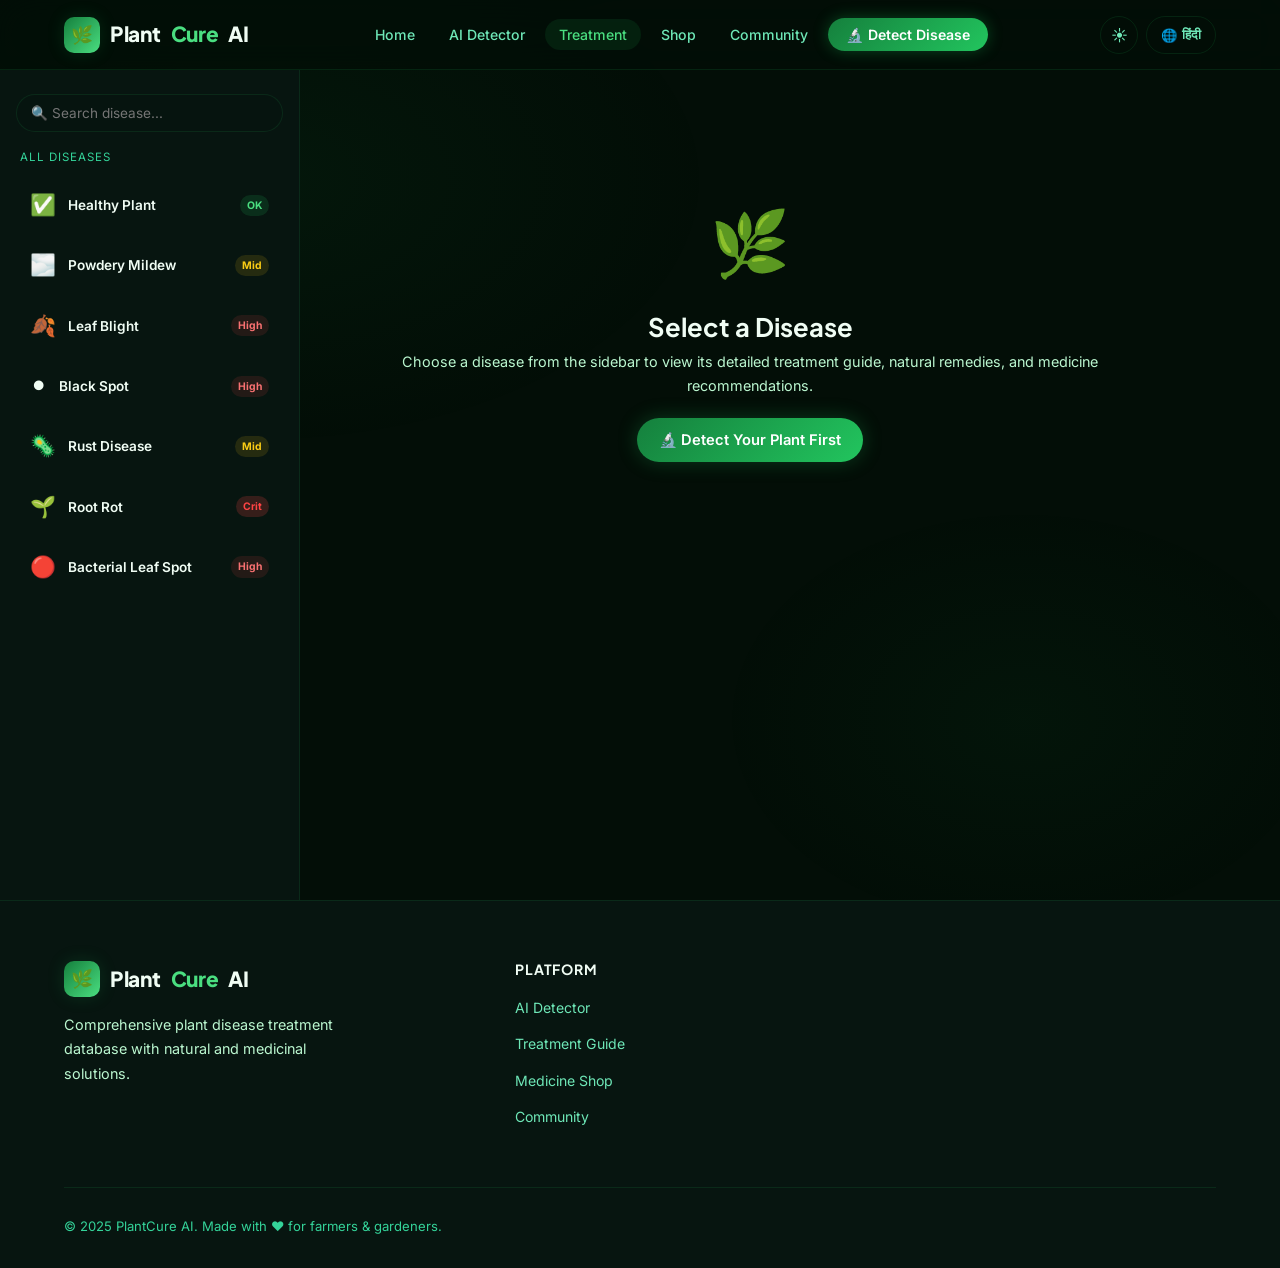
<file: Plant-Disease-Detection-main/treatment.html>
<!DOCTYPE html>
<html lang="en" data-theme="dark">

<head>
  <meta charset="UTF-8" />
  <meta name="viewport" content="width=device-width, initial-scale=1.0" />
  <title>Disease Treatments & Cures — PlantCure AI</title>
  <meta name="description"
    content="Comprehensive plant disease treatment guide. Natural remedies, medicinal treatments, and medicine recommendations for 38+ plant diseases." />
  <link rel="icon"
    href="data:image/svg+xml,<svg xmlns='http://www.w3.org/2000/svg' viewBox='0 0 100 100'><text y='.9em' font-size='90'>🌿</text></svg>" />
  <link rel="stylesheet" href="css/global.css" />
  <style>
    .treatment-page {
      padding-top: var(--nav-height);
      min-height: 100vh;
      display: grid;
      grid-template-columns: 300px 1fr;
    }

    /* ─── Disease Sidebar ─── */
    .disease-sidebar {
      background: var(--bg-secondary);
      border-right: 1px solid var(--border);
      padding: 24px 16px;
      position: sticky;
      top: var(--nav-height);
      height: calc(100vh - var(--nav-height));
      overflow-y: auto;
    }

    .search-box {
      margin-bottom: 16px;
    }

    .search-box input {
      width: 100%;
      padding: 10px 14px;
      background: var(--bg-input);
      border: 1px solid var(--border);
      border-radius: var(--radius-full);
      color: var(--text-primary);
      font-size: .85rem;
      outline: none;
      transition: var(--transition);
    }

    .search-box input:focus {
      border-color: var(--border-focus);
      box-shadow: 0 0 0 3px rgba(34, 197, 94, .1);
    }

    .disease-list-item {
      display: flex;
      align-items: center;
      gap: 12px;
      padding: 11px 14px;
      border-radius: var(--radius);
      cursor: pointer;
      transition: var(--transition-fast);
      margin-bottom: 4px;
    }

    .disease-list-item:hover {
      background: rgba(34, 197, 94, .08);
      color: var(--text-primary);
    }

    .disease-list-item.active {
      background: rgba(34, 197, 94, .15);
      border-left: 3px solid var(--green-500);
      color: var(--green-400);
    }

    .disease-item-icon {
      font-size: 1.3rem;
      flex-shrink: 0;
    }

    .disease-item-name {
      font-size: .85rem;
      font-weight: 600;
    }

    .disease-item-severity {
      margin-left: auto;
      font-size: .65rem;
      padding: 2px 7px;
      border-radius: var(--radius-full);
      font-weight: 700;
    }

    .sev-none {
      background: rgba(34, 197, 94, .15);
      color: var(--green-400);
    }

    .sev-moderate {
      background: rgba(250, 204, 21, .12);
      color: var(--yellow-400);
    }

    .sev-high {
      background: rgba(239, 68, 68, .12);
      color: var(--red-400);
    }

    .sev-critical {
      background: rgba(239, 68, 68, .2);
      color: #ff4444;
    }

    /* ─── Detail Area ─── */
    .treatment-detail {
      padding: 40px 5%;
      max-width: 900px;
    }

    .disease-header {
      background: var(--bg-card);
      border: 1px solid var(--border);
      border-radius: var(--radius-xl);
      padding: 32px;
      margin-bottom: 28px;
      display: flex;
      gap: 24px;
      align-items: flex-start;
    }

    .disease-big-icon {
      width: 80px;
      height: 80px;
      background: linear-gradient(135deg, rgba(34, 197, 94, .2), rgba(34, 197, 94, .05));
      border: 1px solid var(--border);
      border-radius: 24px;
      display: flex;
      align-items: center;
      justify-content: center;
      font-size: 2.8rem;
      flex-shrink: 0;
    }

    .disease-header-content {
      flex: 1;
    }

    .disease-header h2 {
      margin-bottom: 8px;
    }

    .disease-header p {
      font-size: .95rem;
      line-height: 1.7;
      color: var(--text-muted);
    }

    .disease-header-badges {
      display: flex;
      gap: 10px;
      flex-wrap: wrap;
      margin-top: 14px;
    }

    /* ─── Tabs ─── */
    .treatment-tabs {
      display: flex;
      gap: 4px;
      margin-bottom: 24px;
      background: var(--bg-input);
      padding: 5px;
      border-radius: var(--radius-full);
      border: 1px solid var(--border);
      width: fit-content;
    }

    .treat-tab {
      padding: 9px 22px;
      border-radius: var(--radius-full);
      font-size: .85rem;
      font-weight: 600;
      color: var(--text-muted);
      transition: var(--transition-fast);
      cursor: pointer;
      background: transparent;
      border: none;
    }

    .treat-tab.active {
      background: linear-gradient(135deg, var(--green-700), var(--green-600));
      color: #fff;
      box-shadow: var(--shadow-glow-sm);
    }

    /* ─── Tab Content Sections ─── */
    .tab-content {
      display: none;
    }

    .tab-content.active {
      display: block;
      animation: fadeIn .3s ease;
    }

    /* Overview */
    .symptoms-grid {
      display: grid;
      grid-template-columns: repeat(2, 1fr);
      gap: 10px;
      margin-top: 14px;
    }

    .symptom-tag {
      padding: 10px 14px;
      background: rgba(239, 68, 68, .06);
      border: 1px solid rgba(239, 68, 68, .15);
      border-radius: var(--radius);
      font-size: .85rem;
      color: var(--text-secondary);
      display: flex;
      align-items: center;
      gap: 8px;
    }

    .conditions-grid {
      display: grid;
      grid-template-columns: repeat(2, 1fr);
      gap: 10px;
      margin-top: 14px;
    }

    .condition-item {
      padding: 12px 16px;
      background: var(--bg-input);
      border-radius: var(--radius);
      font-size: .85rem;
      border-left: 3px solid var(--green-700);
    }

    .condition-label {
      font-weight: 700;
      color: var(--text-muted);
      font-size: .75rem;
      text-transform: uppercase;
      letter-spacing: .8px;
      margin-bottom: 4px;
    }

    /* Natural Remedies */
    .remedy-card {
      background: var(--bg-card);
      border: 1px solid var(--border);
      border-radius: var(--radius-lg);
      padding: 20px;
      margin-bottom: 14px;
      display: flex;
      gap: 16px;
      transition: var(--transition);
    }

    .remedy-card:hover {
      border-color: var(--border-hover);
    }

    .remedy-num {
      width: 40px;
      height: 40px;
      background: linear-gradient(135deg, var(--green-700), var(--green-600));
      border-radius: 50%;
      display: flex;
      align-items: center;
      justify-content: center;
      font-size: .9rem;
      font-weight: 800;
      flex-shrink: 0;
      color: #fff;
    }

    .remedy-text {
      font-size: .9rem;
      color: var(--text-secondary);
      line-height: 1.65;
    }

    /* Medicines */
    .medicine-detail-card {
      background: var(--bg-card);
      border: 1px solid rgba(96, 165, 250, .15);
      border-radius: var(--radius-lg);
      padding: 22px;
      margin-bottom: 14px;
      display: grid;
      grid-template-columns: 1fr auto;
      gap: 16px;
      align-items: start;
      transition: var(--transition);
    }

    .medicine-detail-card:hover {
      border-color: rgba(96, 165, 250, .3);
    }

    .med-header {
      display: flex;
      align-items: center;
      gap: 12px;
      margin-bottom: 12px;
    }

    .med-icon {
      font-size: 1.8rem;
    }

    .med-detail-name {
      font-size: 1.05rem;
      font-weight: 700;
    }

    .med-specs {
      display: grid;
      grid-template-columns: repeat(2, 1fr);
      gap: 8px;
    }

    .med-spec {
      padding: 8px 12px;
      background: rgba(96, 165, 250, .05);
      border-radius: var(--radius);
      font-size: .82rem;
    }

    .med-spec-key {
      color: var(--text-dim);
      margin-bottom: 2px;
      font-size: .75rem;
      text-transform: uppercase;
      letter-spacing: .5px;
    }

    .med-spec-val {
      font-weight: 700;
      color: var(--text-primary);
    }

    .med-buy-col {
      display: flex;
      flex-direction: column;
      gap: 8px;
      align-items: flex-end;
    }

    /* Tips */
    .tips-list {
      display: flex;
      flex-direction: column;
      gap: 10px;
    }

    .tip-row {
      display: flex;
      align-items: flex-start;
      gap: 14px;
      padding: 14px 16px;
      background: var(--bg-card);
      border: 1px solid var(--border);
      border-radius: var(--radius);
      font-size: .88rem;
      color: var(--text-secondary);
      line-height: 1.55;
    }

    .tip-row .tip-num {
      width: 28px;
      height: 28px;
      background: rgba(34, 197, 94, .15);
      border-radius: 50%;
      display: flex;
      align-items: center;
      justify-content: center;
      font-size: .8rem;
      font-weight: 800;
      color: var(--green-400);
      flex-shrink: 0;
    }

    .no-disease-selected {
      text-align: center;
      padding: 80px 20px;
      color: var(--text-muted);
    }

    .no-disease-selected .icon {
      font-size: 4rem;
      margin-bottom: 16px;
      animation: float 3s ease-in-out infinite;
    }

    @media (max-width: 900px) {
      .treatment-page {
        grid-template-columns: 1fr;
      }

      .disease-sidebar {
        position: static;
        height: auto;
      }

      .symptoms-grid,
      .conditions-grid {
        grid-template-columns: 1fr;
      }

      .medicine-detail-card {
        grid-template-columns: 1fr;
      }

      .med-buy-col {
        align-items: flex-start;
      }
    }
  </style>
</head>

<body>

  <div class="page-loader" id="page-loader">
    <div class="loader-logo">💊</div>
    <div class="spinner"></div>
    <div class="loader-text">LOADING TREATMENTS</div>
  </div>

  <!-- ═══ Navbar ═══ -->
  <nav class="navbar" id="navbar">
    <a href="index.html" class="nav-logo">
      <div class="nav-logo-icon">🌿</div>
      Plant<span class="accent">Cure</span> AI
    </a>
    <ul class="nav-links" id="nav-links">
      <li><a href="index.html" data-i18n="nav_home">Home</a></li>
      <li><a href="detect.html" data-i18n="nav_detect">AI Detector</a></li>
      <li><a href="treatment.html" class="active" data-i18n="nav_treatment">Treatment</a></li>
      <li><a href="shop.html" data-i18n="nav_shop">Shop</a></li>
      <li><a href="community.html" data-i18n="nav_community">Community</a></li>
      <li><a href="detect.html" class="nav-cta">🔬 Detect Disease</a></li>
    </ul>
    <div class="nav-controls">
      <button class="nav-icon-btn" id="theme-btn">🌙</button>
      <button class="lang-btn" id="lang-btn">🌐 <span>हिंदी</span></button>
      <button class="nav-hamburger" id="nav-hamburger"
        aria-label="Menu"><span></span><span></span><span></span></button>
    </div>
  </nav>

  <div class="treatment-page">

    <!-- ─── Disease Sidebar ─── -->
    <aside class="disease-sidebar">
      <div class="search-box">
        <input type="text" id="disease-search" placeholder="🔍 Search disease..." />
      </div>
      <div
        style="font-size:.72rem;text-transform:uppercase;letter-spacing:1px;color:var(--text-dim);margin-bottom:10px;padding:0 4px;">
        All Diseases</div>
      <div id="disease-list">
        <!-- Populated by JS -->
      </div>
    </aside>

    <!-- ─── Treatment Detail ─── -->
    <main class="treatment-detail" id="treatment-detail">
      <div class="no-disease-selected" id="no-disease-msg">
        <div class="icon">🌿</div>
        <h3>Select a Disease</h3>
        <p style="margin-top:8px;font-size:.9rem;">Choose a disease from the sidebar to view its detailed treatment
          guide, natural remedies, and medicine recommendations.</p>
        <a href="detect.html" class="btn btn-primary" style="margin-top:20px;">🔬 Detect Your Plant First</a>
      </div>
      <div id="disease-detail" class="hidden"></div>
    </main>

  </div>

  <!-- ─── Footer ─── -->
  <footer class="footer">
    <div class="footer-grid">
      <div class="footer-brand">
        <a href="index.html" class="nav-logo">
          <div class="nav-logo-icon">🌿</div>Plant<span class="accent">Cure</span> AI
        </a>
        <p>Comprehensive plant disease treatment database with natural and medicinal solutions.</p>
      </div>
      <div class="footer-links">
        <h4>Platform</h4>
        <ul>
          <li><a href="detect.html">AI Detector</a></li>
          <li><a href="treatment.html">Treatment Guide</a></li>
          <li><a href="shop.html">Medicine Shop</a></li>
          <li><a href="community.html">Community</a></li>
        </ul>
      </div>
    </div>
    <div class="footer-bottom">
      <p data-i18n="footer_copy">© 2025 PlantCure AI. Made with ❤️ for farmers.</p>
    </div>
  </footer>

  <script src="js/main.js"></script>
  <script>
    /* ═══════════════════════════════════
       Treatment Page — Full JS
    ═══════════════════════════════════ */

    /* Disease Database (full) */
    const DISEASES = [
      {
        id: 'healthy',
        name: 'Healthy Plant',
        icon: '✅',
        severity: 'none',
        description: 'Your plant appears to be in excellent health. No signs of disease, pest damage, or nutrient deficiency detected.',
        cause: 'N/A — plant is healthy',
        plants: 'All plants',
        season: 'Year-round',
        spreadRate: 'N/A',
        symptoms: ['Vibrant green color', 'No spots or lesions', 'Normal leaf shape', 'Firm stems', 'Healthy root system'],
        naturalRemedies: [
          'Apply neem oil spray monthly as a preventive measure against pests and fungal diseases.',
          'Water at the base of the plant; avoid wetting leaves to prevent fungal growth.',
          'Ensure 6–8 hours of direct sunlight daily for most vegetable crops.',
          'Add a layer of organic compost around the root zone every 2–3 months.',
          'Prune dead or yellowing leaves weekly to improve airflow and redirect nutrients.',
        ],
        medicines: [],
        prevention: ['Rotate crops every season', 'Use disease-resistant varieties', 'Maintain proper spacing', 'Sterilize gardening tools'],
        tips: ['Monitor plants weekly for any changes', 'Feed with balanced NPK fertilizer', 'Keep soil pH between 6.0–7.0', 'Use mulch to retain moisture'],
      },
      {
        id: 'powdery-mildew',
        name: 'Powdery Mildew',
        icon: '🌫️',
        severity: 'moderate',
        description: 'A widespread fungal disease that creates distinctive white, powdery spots on leaves, stems, and buds. Thrives in warm, dry weather with cool nights.',
        cause: 'Fungal pathogens (Erysiphales order)',
        plants: 'Roses, cucumbers, squash, grapes, peas',
        season: 'Spring-Summer, warm-dry periods',
        spreadRate: 'Moderate — airborne spores',
        symptoms: ['White or gray powdery coating on leaf surface', 'Distorted or stunted new growth', 'Yellowing of affected leaf areas', 'Premature leaf drop in severe cases', 'Curling of infected leaves'],
        naturalRemedies: [
          'Baking soda spray: Mix 1 tbsp baking soda + 2-3 drops of neem oil + 1 drop dish soap in 1 liter water. Spray every 5 days.',
          'Garlic extract: Blend 5 garlic cloves in 500ml water, filter through cloth, spray directly on affected areas twice weekly.',
          'Diluted milk spray (1 part milk : 10 parts water) — proven effective in controlled studies.',
          'Neem oil spray (2ml per liter) every 7 days as both treatment and prevention.',
          'Remove and destroy all infected leaves immediately. Never compost them.',
        ],
        medicines: [
          { name: 'Sulfex 80 WP', type: 'Sulfur-based Fungicide', dose: '2g per liter water', freq: 'Every 7 days', price: '₹280', rating: '4.8' },
          { name: 'Milstop', type: 'Potassium Bicarbonate', dose: '1.5g per liter water', freq: 'Every 10 days', price: '₹340', rating: '4.6' },
          { name: 'Rally 40 WP', type: 'Myclobutanil Fungicide', dose: 'As per label', freq: 'Every 14 days', price: '₹520', rating: '4.9' },
        ],
        prevention: ['Ensure good air circulation between plants', 'Avoid overhead watering', 'Plant in sunny locations', 'Use resistant cultivars'],
        tips: ['Symptoms worsen with high humidity at night', 'Apply sprays in early morning or evening, not in direct sun', 'Rotate fungicides to prevent resistance', 'Remove plant debris from garden bed'],
      },
      {
        id: 'leaf-blight',
        name: 'Leaf Blight',
        icon: '🍂',
        severity: 'high',
        description: 'A destructive fungal or bacterial disease causing large brown, water-soaked lesions that spread rapidly across leaves, stems, and fruit.',
        cause: 'Phytophthora, Alternaria, or bacterial pathogens',
        plants: 'Tomatoes, potatoes, peppers, eggplant',
        season: 'Monsoon, wet and humid periods',
        spreadRate: 'Very fast — water splash, wind',
        symptoms: ['Large brown or black water-soaked spots', 'Rapid spreading of lesions across leaf', 'Dark margins around spots', 'Premature defoliation', 'Stem lesions in advanced cases'],
        naturalRemedies: [
          'Copper sulfate solution: Dissolve 2g in 1 liter water. Spray thoroughly on all plant surfaces every 5–7 days.',
          'Trichoderma viride bio-fungicide: Mix in soil around roots as preventive biological control.',
          'Remove and burn all infected plant material immediately. Never compost blighted material.',
          'Apply wood ash around plant base to create alkaline barrier that discourages spread.',
        ],
        medicines: [
          { name: 'Dithane M-45', type: 'Mancozeb 75 WP', dose: '2.5g per liter', freq: 'Every 7 days', price: '₹180', rating: '4.7' },
          { name: 'Blitox 50 WP', type: 'Copper Oxychloride', dose: '3g per liter', freq: 'Every 10 days', price: '₹150', rating: '4.5' },
          { name: 'Kavach 75 WP', type: 'Chlorothalonil', dose: '2g per liter', freq: 'Every 10 days', price: '₹220', rating: '4.6' },
        ],
        prevention: ['Stake plants to improve air circulation', 'Avoid working in wet fields', 'Apply fungicide preventively in rainy season', 'Use drip irrigation instead of overhead'],
        tips: ['Blight spreads fastest in warm, wet weather', 'Late blight (Phytophthora) needs urgent action — spreads in 24 hrs', 'Apply before rain, not after', 'Destroy all crop debris after harvest'],
      },
      {
        id: 'black-spot',
        name: 'Black Spot',
        icon: '⚫',
        severity: 'high',
        description: 'A classic fungal disease primarily affecting roses. Causes distinctive circular black spots with yellow halos, leading to severe leaf drop.',
        cause: 'Diplocarpon rosae fungus',
        plants: 'Roses (primarily), some fruits',
        season: 'Spring and Summer, wet conditions',
        spreadRate: 'Moderate — rain-splashed spores',
        symptoms: ['Circular black spots (5–15mm) with fringed margins', 'Yellow halo around each black spot', 'Leaf yellowing around affected area', 'Premature and severe leaf drop', 'Weakened, leggy plant growth'],
        naturalRemedies: [
          'Baking soda + neem oil spray: 1 tbsp baking soda + 1 tsp neem oil + 1 drop dish soap per liter. Spray every 5–7 days.',
          'Remove and bag ALL infected leaves immediately — do not compost.',
          'Compost tea spray (1:10 diluted) can boost plant immunity.',
          'Apply banana peel compost — high potassium strengthens cell walls.',
        ],
        medicines: [
          { name: 'Folicur EC 25', type: 'Tebuconazole', dose: '1ml per liter', freq: 'Every 14 days', price: '₹680', rating: '4.8' },
          { name: 'Tilt 25 EC', type: 'Propiconazole', dose: '1ml per liter', freq: 'Every 14 days', price: '₹420', rating: '4.6' },
          { name: 'Captan 50 WP', type: 'Captan Fungicide', dose: '2.5g per liter', freq: 'Every 7–10 days', price: '₹260', rating: '4.4' },
        ],
        prevention: ['Mulch to prevent soil splash onto leaves', 'Water in the morning only', 'Space roses for good airflow', 'Select disease-resistant rose varieties'],
        tips: ['Black spot survives winter on infected canes and leaves', 'Clean up all fallen leaves each season', 'Avoid susceptible hybrid tea roses if recurrent', 'Start spraying preventively in spring'],
      },
      {
        id: 'rust-disease',
        name: 'Rust Disease',
        icon: '🦠',
        severity: 'moderate',
        description: 'A widespread fungal disease named for the orange, rust-colored pustules it produces on leaf undersides. Spores are airborne and highly contagious.',
        cause: 'Puccinia and other rust fungi species',
        plants: 'Beans, wheat, sunflowers, roses, snapdragons',
        season: 'Cool, moist periods — spring and fall',
        spreadRate: 'Fast — airborne spores travel miles',
        symptoms: ['Orange, red, yellow, or brown pustules on lower leaf surface', 'Yellow patches on upper leaf surface', 'Distorted and misshapen leaves', 'Premature leaf fall', 'Reduced plant vigor'],
        naturalRemedies: [
          'Garlic oil spray: Blend 5 garlic cloves in 1 liter water. Steep 24 hours, strain, spray weekly.',
          'Neem oil spray (3ml/liter) — effective if applied at first sign of infection.',
          'Sulfur dust application on dry leaves — do not apply when temp exceeds 32°C.',
          'Remove and burn infected foliage immediately. Avoid compost.',
        ],
        medicines: [
          { name: 'Sulfex 80 WP', type: 'Wettable Sulfur', dose: '3g per liter', freq: 'Weekly', price: '₹180', rating: '4.5' },
          { name: 'Ridomil Gold', type: 'Mancozeb + Metalaxyl', dose: '2.5g per liter', freq: 'Every 10 days', price: '₹480', rating: '4.7' },
          { name: 'Flint 50 WG', type: 'Trifloxystrobin', dose: '0.5g per liter', freq: 'Every 14 days', price: '₹560', rating: '4.8' },
        ],
        prevention: ['Plant rust-resistant varieties', 'Maintain adequate plant nutrition (K and P)', 'Avoid excess nitrogen fertilization', 'Clean and disinfect tools between plants'],
        tips: ['Rust needs living plant tissue to survive — remove debris after harvest', 'Unlike most fungi, rust thrives in cooler temps (15–22°C)', 'Look for pustules on leaf undersides first', 'Apply fungicides at first sign'],
      },
      {
        id: 'root-rot',
        name: 'Root Rot',
        icon: '🌱',
        severity: 'critical',
        description: 'A devastating soil-borne disease caused by overwatering and opportunistic fungi. Destroys the root system and can kill plants rapidly if untreated.',
        cause: 'Phytophthora, Pythium, or Fusarium in waterlogged soil',
        plants: 'All potted plants, vegetables, trees',
        season: 'Year-round; worst in waterlogged conditions',
        spreadRate: 'Slow but lethal if untreated',
        symptoms: ['Wilting despite adequate watering', 'Brown, black, or mushy roots (healthy roots are white)', 'Yellowing and drooping leaves', 'Stunted growth', 'Foul, sour smell from soil'],
        naturalRemedies: [
          'URGENT: Stop watering immediately. Remove plant from pot and inspect roots.',
          'Trim all brown/black mushy roots with sterilized scissors. Leave only firm, white roots.',
          'Soak remaining roots in diluted hydrogen peroxide (1 part 3% H2O2 : 3 parts water) for 30 min.',
          'Repot in fresh, sterile, well-draining soil mix with added perlite (30%).',
          'Trichoderma bio-fungicide as soil amendment prevents future infections.',
        ],
        medicines: [
          { name: 'Ridomil MZ 72 WP', type: 'Metalaxyl + Mancozeb', dose: '2g per liter (soil drench)', freq: 'Every 3 weeks', price: '₹320', rating: '4.9' },
          { name: 'Aliette 80 WG', type: 'Fosetyl-Aluminum', dose: '2.5g per liter drench', freq: 'Every 3 weeks', price: '₹450', rating: '4.7' },
          { name: 'Captan 50 WP', type: 'Captan Soil Drench', dose: '3g per liter', freq: 'Once monthly', price: '₹200', rating: '4.4' },
        ],
        prevention: ['Always use pots with drainage holes', 'Let top 2 inches of soil dry between watering', 'Use well-draining potting mix', 'Never let plants sit in standing water'],
        tips: ['Root rot is irreversible if caught too late', 'A foul smell from soil is the clearest warning sign', 'Repot immediately — do not wait', 'Reduce watering frequency by 50% in recovery phase'],
      },
      {
        id: 'bacterial-leaf-spot',
        name: 'Bacterial Leaf Spot',
        icon: '🔴',
        severity: 'high',
        description: 'Bacterial infection causing dark, water-soaked spots that turn necrotic. Spreads rapidly via rain splash, insects, and contaminated tools.',
        cause: 'Xanthomonas, Pseudomonas bacterial species',
        plants: 'Peppers, tomatoes, stone fruits, brassicas',
        season: 'Humid, warm season (25–32°C)',
        spreadRate: 'Fast — water-borne transmission',
        symptoms: ['Small dark, water-soaked spots', 'Yellow halo surrounds lesions', 'Spots merge into large dead patches', 'Holes in leaves as dead tissue falls out', 'Defoliation in severe cases'],
        naturalRemedies: [
          'Copper sulfate spray (2g per liter) every 5–7 days — copper ions kill bacteria on contact.',
          'Diluted hydrogen peroxide (3% solution, 1:10 with water) spray on affected areas.',
          'Remove all infected leaves and discard in sealed bags — do not compost.',
          'Improve airflow by reducing plant density.',
        ],
        medicines: [
          { name: 'Blitox 50 WP', type: 'Copper Oxychloride', dose: '3g per liter', freq: 'Every 7 days', price: '₹150', rating: '4.5' },
          { name: 'Agrimycin 100', type: 'Streptomycin Sulfate', dose: '0.5g per liter', freq: 'Every 10 days', price: '₹380', rating: '4.3' },
          { name: 'Kocide 3000', type: 'Copper Hydroxide', dose: '2ml per liter', freq: 'Every 7 days', price: '₹520', rating: '4.7' },
        ],
        prevention: ['Avoid overhead irrigation', 'Use copper sprays preventively in humid weather', 'Space plants for good airflow', 'Sterilize all cutting tools with 70% alcohol'],
        tips: ['Bacteria enter through wounds and stomata', 'Spread is fastest during and after rain', 'Remove infected tissue before applying bactericide', 'Do not work in the garden when plants are wet'],
      },
    ];

    /* ─── State ─── */
    let selectedDiseaseId = null;

    /* ─── Render Disease List ─── */
    function renderDiseaseList(filter = '') {
      const list = document.getElementById('disease-list');
      const filtered = DISEASES.filter(d =>
        d.name.toLowerCase().includes(filter.toLowerCase())
      );

      list.innerHTML = filtered.map(d => `
    <div class="disease-list-item ${selectedDiseaseId === d.id ? 'active' : ''}"
         onclick="selectDisease('${d.id}')" data-name="${d.name}">
      <span class="disease-item-icon">${d.icon}</span>
      <span class="disease-item-name">${d.name}</span>
      <span class="disease-item-severity sev-${d.severity}">
        ${{ none: 'OK', moderate: 'Mid', high: 'High', critical: 'Crit' }[d.severity]}
      </span>
    </div>
  `).join('');
    }

    /* ─── Select & Render Disease Detail ─── */
    function selectDisease(id) {
      selectedDiseaseId = id;
      const d = DISEASES.find(x => x.id === id);
      if (!d) return;

      renderDiseaseList();

      document.getElementById('no-disease-msg').classList.add('hidden');
      const detail = document.getElementById('disease-detail');
      detail.classList.remove('hidden');

      const sevBadge = {
        none: '<span class="badge badge-green">✅ No Disease</span>',
        moderate: '<span class="badge badge-yellow">⚠️ Moderate</span>',
        high: '<span class="badge badge-red">🔴 High Risk</span>',
        critical: `<span class="badge badge-red" style="background:rgba(239,68,68,.25);">🚨 Critical</span>`,
      }[d.severity] || '';

      // Medicines HTML
      const medsHTML = d.medicines.length ? d.medicines.map(m => `
    <div class="medicine-detail-card">
      <div>
        <div class="med-header">
          <span class="med-icon">💊</span>
          <div>
            <div class="med-detail-name">${m.name}</div>
            <span class="badge badge-blue">${m.type}</span>
          </div>
        </div>
        <div class="med-specs">
          <div class="med-spec">
            <div class="med-spec-key">Dosage</div>
            <div class="med-spec-val">${m.dose}</div>
          </div>
          <div class="med-spec">
            <div class="med-spec-key">Frequency</div>
            <div class="med-spec-val">${m.freq}</div>
          </div>
          <div class="med-spec">
            <div class="med-spec-key">Price</div>
            <div class="med-spec-val" style="color:var(--green-400);">${m.price}</div>
          </div>
          <div class="med-spec">
            <div class="med-spec-key">Rating</div>
            <div class="med-spec-val" style="color:var(--yellow-400);">⭐ ${m.rating}/5</div>
          </div>
        </div>
      </div>
      <div class="med-buy-col">
        <a href="shop.html" class="btn btn-primary btn-sm">🛒 Buy</a>
        <button class="btn btn-ghost btn-sm">📋 Info</button>
      </div>
    </div>
  `).join('') : '<p style="color:var(--text-dim);font-size:.9rem;">No specific medicines required — focus on natural remedies and care.</p>';

      detail.innerHTML = `
    <!-- Disease Header -->
    <div class="disease-header">
      <div class="disease-big-icon">${d.icon}</div>
      <div class="disease-header-content">
        <h2>${d.name}</h2>
        <p>${d.description}</p>
        <div class="disease-header-badges">
          ${sevBadge}
          <span class="badge badge-blue">🌿 ${d.plants}</span>
          <span class="badge badge-orange">📅 ${d.season}</span>
        </div>
      </div>
    </div>

    <!-- Tabs -->
    <div class="treatment-tabs">
      <button class="treat-tab active" onclick="switchTab('overview', this)">📋 Overview</button>
      <button class="treat-tab" onclick="switchTab('remedies', this)">🌿 Remedies</button>
      <button class="treat-tab" onclick="switchTab('medicines', this)">💊 Medicines</button>
      <button class="treat-tab" onclick="switchTab('tips', this)">💡 Tips</button>
    </div>

    <!-- Overview Tab -->
    <div class="tab-content active" id="tab-overview">
      <div style="display:grid;grid-template-columns:1fr 1fr;gap:20px;margin-bottom:20px;">
        <div style="background:var(--bg-card);border:1px solid var(--border);border-radius:var(--radius-lg);padding:20px;">
          <div style="font-size:.75rem;font-weight:700;text-transform:uppercase;letter-spacing:.8px;color:var(--green-400);margin-bottom:14px;">Disease Info</div>
          <div style="display:flex;flex-direction:column;gap:9px;">
            <div style="display:flex;justify-content:space-between;font-size:.85rem;">
              <span style="color:var(--text-muted);">Cause</span>
              <span style="font-weight:600;max-width:55%;text-align:right;">${d.cause}</span>
            </div>
            <div style="display:flex;justify-content:space-between;font-size:.85rem;">
              <span style="color:var(--text-muted);">Affected Plants</span>
              <span style="font-weight:600;max-width:55%;text-align:right;">${d.plants}</span>
            </div>
            <div style="display:flex;justify-content:space-between;font-size:.85rem;">
              <span style="color:var(--text-muted);">Peak Season</span>
              <span style="font-weight:600;text-align:right;">${d.season}</span>
            </div>
            <div style="display:flex;justify-content:space-between;font-size:.85rem;">
              <span style="color:var(--text-muted);">Spread Rate</span>
              <span style="font-weight:600;text-align:right;">${d.spreadRate}</span>
            </div>
          </div>
        </div>
        <div style="background:var(--bg-card);border:1px solid var(--border);border-radius:var(--radius-lg);padding:20px;">
          <div style="font-size:.75rem;font-weight:700;text-transform:uppercase;letter-spacing:.8px;color:var(--red-400);margin-bottom:14px;">Symptoms</div>
          <ul style="display:flex;flex-direction:column;gap:8px;">
            ${d.symptoms.map(s => `
              <li style="font-size:.85rem;color:var(--text-secondary);display:flex;align-items:flex-start;gap:8px;line-height:1.4;">
                <span style="color:var(--red-400);font-size:.7rem;margin-top:5px;">●</span>
                ${s}
              </li>
            `).join('')}
          </ul>
        </div>
      </div>
      <div style="background:rgba(34,197,94,.05);border:1px solid rgba(34,197,94,.15);border-radius:var(--radius-lg);padding:20px;">
        <div style="font-size:.75rem;font-weight:700;text-transform:uppercase;letter-spacing:.8px;color:var(--green-400);margin-bottom:12px;">Prevention Tips</div>
        <div style="display:grid;grid-template-columns:1fr 1fr;gap:10px;">
          ${d.prevention.map(p => `<div style="font-size:.85rem;color:var(--text-secondary);padding:8px 12px;background:rgba(34,197,94,.05);border-radius:8px;border-left:2px solid rgba(34,197,94,.3);">✅ ${p}</div>`).join('')}
        </div>
      </div>
    </div>

    <!-- Remedies Tab -->
    <div class="tab-content" id="tab-remedies">
      <div class="alert alert-info" style="margin-bottom:20px;">
        <span>ℹ️</span>
        <span>Natural remedies are best for mild to moderate cases. For severe infections, combine with medicinal treatments.</span>
      </div>
      ${d.naturalRemedies.map((r, i) => `
        <div class="remedy-card">
          <div class="remedy-num">${i + 1}</div>
          <div class="remedy-text">${r}</div>
        </div>
      `).join('')}
    </div>

    <!-- Medicines Tab -->
    <div class="tab-content" id="tab-medicines">
      <div class="alert alert-warning" style="margin-bottom:20px;">
        <span>⚠️</span>
        <span>Always read the product label before use. Wear protective gloves. Keep children away during application.</span>
      </div>
      ${medsHTML}
    </div>

    <!-- Tips Tab -->
    <div class="tab-content" id="tab-tips">
      <div class="tips-list">
        ${d.tips.map((t, i) => `
          <div class="tip-row">
            <div class="tip-num">${i + 1}</div>
            <div>${t}</div>
          </div>
        `).join('')}
      </div>
      <div class="alert alert-healthy" style="margin-top:20px;">
        <span>💚</span>
        <span>Need a personalized diagnosis? <a href="detect.html" style="color:var(--green-400);font-weight:700;text-decoration:underline;">Use our AI Detector →</a></span>
      </div>
    </div>

    <!-- Bottom CTA -->
    <div style="display:flex;gap:12px;flex-wrap:wrap;margin-top:28px;padding-top:20px;border-top:1px solid var(--border);">
      <a href="shop.html" class="btn btn-primary">🛒 Buy Medicines</a>
      <a href="detect.html" class="btn btn-secondary">🔬 Re-Scan Plant</a>
      <a href="community.html" class="btn btn-ghost">❓ Ask Community</a>
    </div>
  `;

      // Scroll to detail on mobile
      if (window.innerWidth <= 900) {
        detail.scrollIntoView({ behavior: 'smooth', block: 'start' });
      }
    }

    /* ─── Switch Tabs ─── */
    function switchTab(tabId, btn) {
      document.querySelectorAll('.tab-content').forEach(t => t.classList.remove('active'));
      document.querySelectorAll('.treat-tab').forEach(b => b.classList.remove('active'));
      document.getElementById('tab-' + tabId).classList.add('active');
      btn.classList.add('active');
    }

    /* ─── Init ─── */
    document.addEventListener('DOMContentLoaded', () => {
      renderDiseaseList();

      // Search
      document.getElementById('disease-search')?.addEventListener('input', (e) => {
        renderDiseaseList(e.target.value);
      });

      // Handle URL query param ?d=disease-id
      const urlParams = new URLSearchParams(window.location.search);
      const diseaseId = urlParams.get('d');
      if (diseaseId) {
        selectDisease(diseaseId);
      }
    });
  </script>
</body>

</html>
</file>
<file: Plant-Disease-Detection-main/css/global.css>
/* ══════════════════════════════════════════════
   PlantCure AI — Global Stylesheet v2.0
   AI-Based Plant Disease Detection System
══════════════════════════════════════════════ */

@import url('https://fonts.googleapis.com/css2?family=Inter:wght@300;400;500;600;700;800;900&family=Plus+Jakarta+Sans:wght@400;500;600;700;800;900&display=swap');

/* ─── CSS Variables: Dark Theme (Default) ─── */
:root {
  --green-950: #020b05;
  --green-900: #041409;
  --green-800: #072514;
  --green-700: #0a3d1e;
  --green-600: #15803d;
  --green-500: #22c55e;
  --green-400: #4ade80;
  --green-300: #86efac;
  --green-200: #bbf7d0;
  --green-100: #dcfce7;

  --yellow-400: #facc15;
  --red-400: #f87171;
  --red-500: #ef4444;
  --orange-400: #fb923c;
  --blue-400: #60a5fa;
  --purple-400: #c084fc;

  /* Backgrounds */
  --bg-primary: #030e07;
  --bg-secondary: #071510;
  --bg-tertiary: #0c1e14;
  --bg-card: rgba(7, 21, 16, 0.75);
  --bg-card-hover: rgba(12, 30, 20, 0.92);
  --bg-input: rgba(7, 21, 16, 0.65);
  --bg-overlay: rgba(2, 8, 5, 0.85);

  /* Text */
  --text-primary: #f0fdf4;
  --text-secondary: #bbf7d0;
  --text-muted: #6ee7b7;
  --text-dim: #34d399;

  /* Borders */
  --border: rgba(34, 197, 94, 0.12);
  --border-hover: rgba(34, 197, 94, 0.32);
  --border-focus: rgba(34, 197, 94, 0.65);

  /* Shadows */
  --shadow-sm: 0 2px 8px rgba(0, 0, 0, .45);
  --shadow-md: 0 8px 28px rgba(0, 0, 0, .55);
  --shadow-lg: 0 20px 60px rgba(0, 0, 0, .65);
  --shadow-glow: 0 0 40px rgba(34, 197, 94, .18);
  --shadow-glow-sm: 0 0 18px rgba(34, 197, 94, .15);

  /* Radii */
  --radius-sm: 8px;
  --radius: 12px;
  --radius-lg: 18px;
  --radius-xl: 24px;
  --radius-2xl: 32px;
  --radius-full: 9999px;

  /* Transitions */
  --transition: all .3s cubic-bezier(.4, 0, .2, 1);
  --transition-fast: all .15s cubic-bezier(.4, 0, .2, 1);
  --transition-slow: all .5s cubic-bezier(.4, 0, .2, 1);

  /* Layout */
  --nav-height: 70px;
  --content-max: 1200px;
  --section-pad: 100px;

  /* Fonts */
  --font-body: 'Inter', system-ui, sans-serif;
  --font-display: 'Plus Jakarta Sans', var(--font-body);
}

/* ─── Light Theme ─── */
[data-theme="light"] {
  --bg-primary: #f0fdf4;
  --bg-secondary: #dcfce7;
  --bg-tertiary: #ffffff;
  --bg-card: rgba(255, 255, 255, 0.88);
  --bg-card-hover: rgba(255, 255, 255, 0.98);
  --bg-input: rgba(240, 253, 244, 0.8);
  --bg-overlay: rgba(5, 30, 15, 0.75);

  --text-primary: #052e16;
  --text-secondary: #166534;
  --text-muted: #15803d;
  --text-dim: #16a34a;

  --border: rgba(21, 128, 61, .18);
  --border-hover: rgba(21, 128, 61, .42);
  --border-focus: rgba(21, 128, 61, .75);

  --shadow-sm: 0 2px 8px rgba(0, 0, 0, .07);
  --shadow-md: 0 8px 28px rgba(0, 0, 0, .1);
  --shadow-lg: 0 20px 60px rgba(0, 0, 0, .14);
  --shadow-glow: 0 0 40px rgba(34, 197, 94, .12);
  --shadow-glow-sm: 0 0 18px rgba(34, 197, 94, .1);

  --green-700: #15803d;
  --green-600: #16a34a;
}

/* ─── Reset & Base ─── */
*,
*::before,
*::after {
  box-sizing: border-box;
  margin: 0;
  padding: 0;
}

html {
  scroll-behavior: smooth;
  font-size: 16px;
}

body {
  font-family: var(--font-body);
  background: var(--bg-primary);
  color: var(--text-primary);
  line-height: 1.65;
  overflow-x: hidden;
  transition: background .4s ease, color .4s ease;
  min-height: 100vh;
}

body::before {
  content: '';
  position: fixed;
  inset: 0;
  background:
    radial-gradient(ellipse 60% 50% at 20% 20%, rgba(34, 197, 94, .05) 0%, transparent 60%),
    radial-gradient(ellipse 40% 40% at 80% 80%, rgba(34, 197, 94, .04) 0%, transparent 60%);
  pointer-events: none;
  z-index: 0;
}

a {
  text-decoration: none;
  color: inherit;
}

img {
  max-width: 100%;
  height: auto;
  display: block;
}

ul {
  list-style: none;
}

button {
  cursor: pointer;
  border: none;
  background: none;
  font-family: inherit;
}

input,
textarea,
select {
  font-family: inherit;
}

h1,
h2,
h3,
h4,
h5,
h6 {
  font-family: var(--font-display);
  font-weight: 700;
  line-height: 1.2;
  color: var(--text-primary);
}

h1 {
  font-size: clamp(2rem, 5vw, 3.5rem);
}

h2 {
  font-size: clamp(1.6rem, 3.5vw, 2.6rem);
}

h3 {
  font-size: clamp(1.2rem, 2.5vw, 1.6rem);
}

h4 {
  font-size: 1.1rem;
}

p {
  color: var(--text-secondary);
}

/* ─── Scrollbar ─── */
::-webkit-scrollbar {
  width: 6px;
}

::-webkit-scrollbar-track {
  background: var(--bg-secondary);
}

::-webkit-scrollbar-thumb {
  background: var(--green-700);
  border-radius: var(--radius-full);
}

::-webkit-scrollbar-thumb:hover {
  background: var(--green-600);
}

/* ─── Selection ─── */
::selection {
  background: rgba(34, 197, 94, .25);
  color: var(--text-primary);
}

/* ══════════════════════════════════
   NAVBAR
══════════════════════════════════ */
.navbar {
  position: fixed;
  top: 0;
  left: 0;
  right: 0;
  height: var(--nav-height);
  z-index: 1000;
  display: flex;
  align-items: center;
  justify-content: space-between;
  padding: 0 5%;
  background: rgba(3, 14, 7, 0.65);
  backdrop-filter: blur(20px);
  -webkit-backdrop-filter: blur(20px);
  border-bottom: 1px solid var(--border);
  transition: var(--transition);
}

[data-theme="light"] .navbar {
  background: rgba(240, 253, 244, 0.75);
}

.navbar.scrolled {
  background: rgba(3, 14, 7, .92);
  box-shadow: var(--shadow-md);
}

[data-theme="light"] .navbar.scrolled {
  background: rgba(240, 253, 244, .95);
  box-shadow: 0 4px 20px rgba(0, 0, 0, .08);
}

.nav-logo {
  display: flex;
  align-items: center;
  gap: 10px;
  font-family: var(--font-display);
  font-size: 1.3rem;
  font-weight: 800;
  color: var(--text-primary);
  letter-spacing: -0.3px;
}

.nav-logo-icon {
  width: 36px;
  height: 36px;
  background: linear-gradient(135deg, var(--green-600), var(--green-400));
  border-radius: 10px;
  display: flex;
  align-items: center;
  justify-content: center;
  font-size: 1.1rem;
  box-shadow: var(--shadow-glow-sm);
}

.nav-logo .accent {
  color: var(--green-400);
}

.nav-links {
  display: flex;
  align-items: center;
  gap: 6px;
}

.nav-links a {
  padding: 7px 14px;
  border-radius: var(--radius-full);
  font-size: 0.88rem;
  font-weight: 500;
  color: var(--text-muted);
  transition: var(--transition);
}

.nav-links a:hover,
.nav-links a.active {
  color: var(--text-primary);
  background: rgba(34, 197, 94, .1);
}

.nav-links a.active {
  color: var(--green-400);
}

.nav-cta {
  padding: 8px 18px !important;
  background: linear-gradient(135deg, var(--green-600), var(--green-500)) !important;
  color: #fff !important;
  border-radius: var(--radius-full) !important;
  font-weight: 600 !important;
  box-shadow: 0 0 16px rgba(34, 197, 94, .3);
}

.nav-cta:hover {
  opacity: 0.9;
  transform: translateY(-1px);
  box-shadow: 0 0 24px rgba(34, 197, 94, .4) !important;
}

/* Nav controls (theme, lang, hamburger) */
.nav-controls {
  display: flex;
  align-items: center;
  gap: 8px;
}

.nav-icon-btn {
  width: 38px;
  height: 38px;
  border-radius: var(--radius-full);
  display: flex;
  align-items: center;
  justify-content: center;
  font-size: 1rem;
  color: var(--text-muted);
  background: transparent;
  border: 1px solid var(--border);
  transition: var(--transition);
  cursor: pointer;
}

.nav-icon-btn:hover {
  color: var(--text-primary);
  border-color: var(--border-hover);
  background: rgba(34, 197, 94, .08);
}

.lang-btn {
  padding: 6px 14px;
  height: 38px;
  border-radius: var(--radius-full);
  font-size: 0.82rem;
  font-weight: 600;
  color: var(--text-muted);
  border: 1px solid var(--border);
  background: transparent;
  cursor: pointer;
  transition: var(--transition);
  display: flex;
  align-items: center;
  gap: 5px;
}

.lang-btn:hover {
  color: var(--green-400);
  border-color: var(--border-hover);
}

.nav-hamburger {
  display: none;
  flex-direction: column;
  gap: 5px;
  padding: 8px;
  cursor: pointer;
  background: none;
  border: none;
}

.nav-hamburger span {
  display: block;
  width: 22px;
  height: 2px;
  background: var(--text-muted);
  border-radius: 2px;
  transition: var(--transition);
}

@media (max-width: 900px) {
  .nav-links {
    position: fixed;
    top: var(--nav-height);
    left: 0;
    right: 0;
    background: var(--bg-secondary);
    border-bottom: 1px solid var(--border);
    flex-direction: column;
    padding: 20px 5%;
    gap: 4px;
    transform: translateY(-110%);
    transition: transform .35s ease;
    z-index: 999;
  }

  .nav-links.open {
    transform: translateY(0);
  }

  .nav-links a {
    width: 100%;
    padding: 12px 16px;
  }

  .nav-hamburger {
    display: flex;
  }
}

/* ══════════════════════════════════
   SECTIONS & LAYOUT
══════════════════════════════════ */
.section {
  padding: var(--section-pad) 5%;
  position: relative;
}

.section-sm {
  padding: 60px 5%;
  position: relative;
}

.section-header {
  text-align: center;
  max-width: 680px;
  margin: 0 auto 64px;
}

.section-eyebrow {
  display: inline-flex;
  align-items: center;
  gap: 8px;
  font-size: 0.78rem;
  font-weight: 700;
  letter-spacing: 1.5px;
  text-transform: uppercase;
  color: var(--green-400);
  margin-bottom: 14px;
  padding: 6px 16px;
  background: rgba(34, 197, 94, .08);
  border: 1px solid rgba(34, 197, 94, .2);
  border-radius: var(--radius-full);
}

.section-eyebrow::before {
  content: '';
  width: 6px;
  height: 6px;
  border-radius: 50%;
  background: var(--green-400);
  animation: pulse 2s ease infinite;
}

.section-title {
  margin-bottom: 16px;
  letter-spacing: -0.5px;
}

.section-subtitle {
  font-size: 1.05rem;
  line-height: 1.75;
  color: var(--text-muted);
}

/* Container */
.container {
  max-width: var(--content-max);
  margin: 0 auto;
  padding: 0 5%;
}

/* ══════════════════════════════════
   CARD
══════════════════════════════════ */
.card {
  background: var(--bg-card);
  border: 1px solid var(--border);
  border-radius: var(--radius-lg);
  backdrop-filter: blur(16px);
  -webkit-backdrop-filter: blur(16px);
  transition: var(--transition);
}

.card:hover {
  border-color: var(--border-hover);
  box-shadow: var(--shadow-glow-sm);
  transform: translateY(-3px);
  background: var(--bg-card-hover);
}

.card-glass {
  background: rgba(7, 21, 16, 0.5);
  border: 1px solid var(--border);
  border-radius: var(--radius-lg);
  backdrop-filter: blur(24px);
}

[data-theme="light"] .card-glass {
  background: rgba(255, 255, 255, 0.7);
}

/* ══════════════════════════════════
   BUTTONS
══════════════════════════════════ */
.btn {
  display: inline-flex;
  align-items: center;
  gap: 8px;
  padding: 10px 22px;
  border-radius: var(--radius-full);
  font-weight: 600;
  font-size: 0.92rem;
  transition: var(--transition);
  cursor: pointer;
  border: none;
  font-family: var(--font-body);
  white-space: nowrap;
}

.btn-lg {
  padding: 13px 30px;
  font-size: 1rem;
}

.btn-sm {
  padding: 7px 16px;
  font-size: 0.82rem;
}

.btn-primary {
  background: linear-gradient(135deg, var(--green-600), var(--green-500));
  color: #ffffff;
  box-shadow: 0 0 20px rgba(34, 197, 94, .25);
}

.btn-primary:hover {
  transform: translateY(-2px);
  box-shadow: 0 0 30px rgba(34, 197, 94, .4);
  opacity: 0.95;
}

.btn-primary:active {
  transform: translateY(0);
}

.btn-secondary {
  background: rgba(34, 197, 94, .08);
  border: 1px solid var(--border-hover);
  color: var(--green-400);
}

.btn-secondary:hover {
  background: rgba(34, 197, 94, .15);
  transform: translateY(-2px);
}

.btn-ghost {
  background: transparent;
  border: 1px solid var(--border);
  color: var(--text-secondary);
}

.btn-ghost:hover {
  border-color: var(--border-hover);
  color: var(--text-primary);
  background: rgba(34, 197, 94, .05);
}

.btn-danger {
  background: rgba(239, 68, 68, .12);
  border: 1px solid rgba(239, 68, 68, .3);
  color: var(--red-400);
}

.btn-danger:hover {
  background: rgba(239, 68, 68, .2);
  transform: translateY(-2px);
}

/* ══════════════════════════════════
   BADGES & TAGS
══════════════════════════════════ */
.badge {
  display: inline-flex;
  align-items: center;
  gap: 5px;
  padding: 4px 10px;
  border-radius: var(--radius-full);
  font-size: 0.75rem;
  font-weight: 600;
}

.badge-green {
  background: rgba(34, 197, 94, .15);
  color: var(--green-400);
}

.badge-red {
  background: rgba(239, 68, 68, .15);
  color: var(--red-400);
}

.badge-yellow {
  background: rgba(250, 204, 21, .12);
  color: var(--yellow-400);
}

.badge-blue {
  background: rgba(96, 165, 250, .12);
  color: var(--blue-400);
}

.badge-orange {
  background: rgba(251, 146, 60, .12);
  color: var(--orange-400);
}

/* ══════════════════════════════════
   FORM ELEMENTS
══════════════════════════════════ */
.form-group {
  margin-bottom: 20px;
}

.form-label {
  display: block;
  font-size: 0.88rem;
  font-weight: 600;
  color: var(--text-secondary);
  margin-bottom: 8px;
}

.form-input,
.form-select,
.form-textarea {
  width: 100%;
  padding: 11px 16px;
  background: var(--bg-input);
  border: 1px solid var(--border);
  border-radius: var(--radius);
  color: var(--text-primary);
  font-size: 0.92rem;
  font-family: var(--font-body);
  transition: var(--transition);
  outline: none;
}

.form-input::placeholder,
.form-textarea::placeholder {
  color: var(--text-dim);
  opacity: .6;
}

.form-input:focus,
.form-select:focus,
.form-textarea:focus {
  border-color: var(--border-focus);
  box-shadow: 0 0 0 3px rgba(34, 197, 94, .1);
  background: var(--bg-card);
}

.form-textarea {
  resize: vertical;
  min-height: 100px;
}

/* ══════════════════════════════════
   ALERT BOXES
══════════════════════════════════ */
.alert {
  padding: 14px 18px;
  border-radius: var(--radius);
  border-left: 3px solid;
  font-size: 0.9rem;
  display: flex;
  gap: 12px;
  align-items: flex-start;
}

.alert-healthy {
  background: rgba(34, 197, 94, .1);
  border-color: var(--green-500);
  color: var(--green-300);
}

.alert-diseased {
  background: rgba(239, 68, 68, .08);
  border-color: var(--red-500);
  color: var(--red-400);
}

.alert-warning {
  background: rgba(250, 204, 21, .08);
  border-color: var(--yellow-400);
  color: var(--yellow-400);
}

.alert-info {
  background: rgba(96, 165, 250, .08);
  border-color: var(--blue-400);
  color: var(--blue-400);
}

/* ══════════════════════════════════
   TABS
══════════════════════════════════ */
.tabs {
  display: flex;
  gap: 4px;
  background: var(--bg-input);
  padding: 5px;
  border-radius: var(--radius-full);
  border: 1px solid var(--border);
  width: fit-content;
}

.tab-btn {
  padding: 8px 20px;
  border-radius: var(--radius-full);
  font-size: 0.85rem;
  font-weight: 600;
  color: var(--text-muted);
  transition: var(--transition-fast);
  cursor: pointer;
  background: transparent;
  border: none;
}

.tab-btn.active {
  background: linear-gradient(135deg, var(--green-700), var(--green-600));
  color: #fff;
  box-shadow: var(--shadow-glow-sm);
}

/* ══════════════════════════════════
   STARS
══════════════════════════════════ */
.stars {
  color: #facc15;
  font-size: 0.9rem;
  letter-spacing: 2px;
}

/* ══════════════════════════════════
   GREEN DOT ANIMATION
══════════════════════════════════ */
.green-dot-animate {
  display: inline-block;
  width: 8px;
  height: 8px;
  border-radius: 50%;
  background: var(--green-400);
  position: relative;
  flex-shrink: 0;
}

.green-dot-animate::after {
  content: '';
  position: absolute;
  inset: -3px;
  border-radius: 50%;
  border: 1.5px solid var(--green-400);
  animation: ping 1.5s ease-out infinite;
}

/* ══════════════════════════════════
   PAGE HEADER HERO (inner pages)
══════════════════════════════════ */
.page-header {
  padding: calc(var(--nav-height) + 60px) 5% 60px;
  text-align: center;
  background: linear-gradient(180deg, var(--bg-secondary) 0%, var(--bg-primary) 100%);
  border-bottom: 1px solid var(--border);
  position: relative;
  overflow: hidden;
}

.page-header::before {
  content: '';
  position: absolute;
  inset: 0;
  background: radial-gradient(ellipse 70% 60% at 50% 0%, rgba(34, 197, 94, .08), transparent 60%);
}

.page-header-content {
  position: relative;
  z-index: 1;
  max-width: 700px;
  margin: 0 auto;
}

.page-header h1 {
  margin-bottom: 14px;
}

.page-header p {
  font-size: 1.05rem;
  color: var(--text-muted);
}

/* ══════════════════════════════════
   FOOTER
══════════════════════════════════ */
.footer {
  background: var(--bg-secondary);
  border-top: 1px solid var(--border);
  padding: 60px 5% 30px;
}

.footer-grid {
  display: grid;
  grid-template-columns: 2fr 1fr 1fr 1fr;
  gap: 48px;
  margin-bottom: 48px;
  max-width: var(--content-max);
  margin-left: auto;
  margin-right: auto;
}

.footer-brand p {
  font-size: 0.9rem;
  margin-top: 16px;
  line-height: 1.7;
  max-width: 280px;
}

.social-links {
  display: flex;
  gap: 10px;
  margin-top: 20px;
}

.social-link {
  width: 36px;
  height: 36px;
  display: flex;
  align-items: center;
  justify-content: center;
  border: 1px solid var(--border);
  border-radius: var(--radius-full);
  font-size: 0.85rem;
  color: var(--text-muted);
  transition: var(--transition);
  cursor: pointer;
}

.social-link:hover {
  border-color: var(--border-hover);
  color: var(--green-400);
  background: rgba(34, 197, 94, .08);
}

.footer-links h4 {
  font-size: 0.88rem;
  font-weight: 700;
  color: var(--text-primary);
  margin-bottom: 16px;
  text-transform: uppercase;
  letter-spacing: 0.8px;
}

.footer-links li {
  margin-bottom: 10px;
}

.footer-links a {
  font-size: 0.88rem;
  color: var(--text-muted);
  transition: color .2s;
}

.footer-links a:hover {
  color: var(--green-400);
}

.footer-bottom {
  border-top: 1px solid var(--border);
  padding-top: 28px;
  display: flex;
  justify-content: space-between;
  align-items: center;
  gap: 16px;
  flex-wrap: wrap;
  max-width: var(--content-max);
  margin: 0 auto;
}

.footer-bottom p {
  font-size: 0.82rem;
  color: var(--text-dim);
}

@media (max-width:768px) {
  .footer-grid {
    grid-template-columns: 1fr 1fr;
    gap: 32px;
  }

  .footer-brand {
    grid-column: 1/-1;
  }
}

@media (max-width:480px) {
  .footer-grid {
    grid-template-columns: 1fr;
  }
}

/* ══════════════════════════════════
   UTILITY CLASSES
══════════════════════════════════ */
.flex {
  display: flex;
}

.flex-col {
  flex-direction: column;
}

.items-center {
  align-items: center;
}

.justify-center {
  justify-content: center;
}

.justify-between {
  justify-content: space-between;
}

.gap-8 {
  gap: 8px;
}

.gap-12 {
  gap: 12px;
}

.gap-16 {
  gap: 16px;
}

.gap-20 {
  gap: 20px;
}

.gap-24 {
  gap: 24px;
}

.flex-wrap {
  flex-wrap: wrap;
}

.text-center {
  text-align: center;
}

.text-right {
  text-align: right;
}

.w-full {
  width: 100%;
}

.relative {
  position: relative;
}

.hidden {
  display: none !important;
}

.overflow-hidden {
  overflow: hidden;
}

.mt-8 {
  margin-top: 8px;
}

.mt-12 {
  margin-top: 12px;
}

.mt-16 {
  margin-top: 16px;
}

.mt-20 {
  margin-top: 20px;
}

.mt-24 {
  margin-top: 24px;
}

.mt-32 {
  margin-top: 32px;
}

.mb-8 {
  margin-bottom: 8px;
}

.mb-12 {
  margin-bottom: 12px;
}

.mb-16 {
  margin-bottom: 16px;
}

.mb-20 {
  margin-bottom: 20px;
}

.mb-24 {
  margin-bottom: 24px;
}

.opacity-0 {
  opacity: 0;
}

.p-20 {
  padding: 20px;
}

.p-24 {
  padding: 24px;
}

.p-28 {
  padding: 28px;
}

.p-32 {
  padding: 32px;
}

/* ══════════════════════════════════
   ANIMATIONS
══════════════════════════════════ */
@keyframes fadeInUp {
  from {
    opacity: 0;
    transform: translateY(28px);
  }

  to {
    opacity: 1;
    transform: translateY(0);
  }
}

@keyframes fadeIn {
  from {
    opacity: 0;
  }

  to {
    opacity: 1;
  }
}

@keyframes float {

  0%,
  100% {
    transform: translateY(0);
  }

  50% {
    transform: translateY(-12px);
  }
}

@keyframes pulse {

  0%,
  100% {
    opacity: 1;
    transform: scale(1);
  }

  50% {
    opacity: .6;
    transform: scale(.85);
  }
}

@keyframes ping {
  0% {
    transform: scale(1);
    opacity: .6;
  }

  100% {
    transform: scale(2.5);
    opacity: 0;
  }
}

@keyframes spin {
  from {
    transform: rotate(0deg);
  }

  to {
    transform: rotate(360deg);
  }
}

@keyframes shimmer {
  0% {
    background-position: -400px 0;
  }

  100% {
    background-position: 400px 0;
  }
}

@keyframes slideInRight {
  from {
    transform: translateX(60px);
    opacity: 0;
  }

  to {
    transform: translateX(0);
    opacity: 1;
  }
}

@keyframes scaleIn {
  from {
    transform: scale(0.85);
    opacity: 0;
  }

  to {
    transform: scale(1);
    opacity: 1;
  }
}

@keyframes wiggle {

  0%,
  100% {
    transform: rotate(-3deg);
  }

  50% {
    transform: rotate(3deg);
  }
}

@keyframes borderPulse {

  0%,
  100% {
    border-color: rgba(34, 197, 94, .2);
    box-shadow: none;
  }

  50% {
    border-color: rgba(34, 197, 94, .5);
    box-shadow: 0 0 20px rgba(34, 197, 94, .2);
  }
}

/* Scroll reveal */
.reveal {
  opacity: 0;
  transform: translateY(30px);
  transition: opacity .6s ease, transform .6s ease;
}

.reveal.visible {
  opacity: 1;
  transform: translateY(0);
}

/* ══════════════════════════════════
   LOADING SPINNER
══════════════════════════════════ */
.spinner {
  width: 40px;
  height: 40px;
  border: 3px solid rgba(34, 197, 94, .15);
  border-top-color: var(--green-500);
  border-radius: 50%;
  animation: spin .8s linear infinite;
  flex-shrink: 0;
}

.spinner-sm {
  width: 20px;
  height: 20px;
  border-width: 2px;
}

/* ══════════════════════════════════
   PAGE LOADER
══════════════════════════════════ */
.page-loader {
  position: fixed;
  inset: 0;
  background: var(--bg-primary);
  z-index: 9999;
  display: flex;
  flex-direction: column;
  align-items: center;
  justify-content: center;
  gap: 16px;
  transition: opacity .4s ease, visibility .4s ease;
}

.page-loader.hidden {
  opacity: 0;
  visibility: hidden;
  pointer-events: none;
}

.loader-logo {
  font-size: 2.5rem;
  animation: float 2s ease-in-out infinite;
}

.loader-text {
  font-size: 0.85rem;
  color: var(--text-dim);
  letter-spacing: 2px;
}

/* ══════════════════════════════════
   TOAST NOTIFICATIONS
══════════════════════════════════ */
.toast-container {
  position: fixed;
  bottom: 24px;
  right: 24px;
  z-index: 9000;
  display: flex;
  flex-direction: column;
  gap: 10px;
  align-items: flex-end;
}

.toast {
  padding: 14px 20px;
  border-radius: var(--radius);
  background: var(--bg-card);
  border: 1px solid var(--border-hover);
  backdrop-filter: blur(20px);
  font-size: 0.88rem;
  color: var(--text-primary);
  box-shadow: var(--shadow-md);
  display: flex;
  align-items: center;
  gap: 10px;
  animation: slideInRight .3s ease forwards;
  max-width: 320px;
}

.toast-success {
  border-color: rgba(34, 197, 94, .4);
}

.toast-error {
  border-color: rgba(239, 68, 68, .4);
}

.toast-info {
  border-color: rgba(96, 165, 250, .4);
}

/* ══════════════════════════════════
   SKELETON LOADING
══════════════════════════════════ */
.skeleton {
  background: linear-gradient(90deg, var(--bg-card) 25%, rgba(34, 197, 94, .05) 50%, var(--bg-card) 75%);
  background-size: 800px 100%;
  animation: shimmer 1.5s infinite;
  border-radius: var(--radius);
}

/* ══════════════════════════════════
   MODAL
══════════════════════════════════ */
.modal-overlay {
  position: fixed;
  inset: 0;
  background: var(--bg-overlay);
  backdrop-filter: blur(8px);
  z-index: 2000;
  display: flex;
  align-items: center;
  justify-content: center;
  padding: 20px;
  opacity: 0;
  visibility: hidden;
  transition: var(--transition);
}

.modal-overlay.open {
  opacity: 1;
  visibility: visible;
}

.modal {
  background: var(--bg-tertiary);
  border: 1px solid var(--border-hover);
  border-radius: var(--radius-xl);
  padding: 32px;
  max-width: 520px;
  width: 100%;
  max-height: 85vh;
  overflow-y: auto;
  transform: scale(.9);
  transition: var(--transition);
  box-shadow: var(--shadow-lg);
}

.modal-overlay.open .modal {
  transform: scale(1);
}

.modal-header {
  display: flex;
  align-items: center;
  justify-content: space-between;
  margin-bottom: 24px;
}

.modal-close {
  width: 32px;
  height: 32px;
  display: flex;
  align-items: center;
  justify-content: center;
  border-radius: 50%;
  font-size: 1.1rem;
  color: var(--text-muted);
  transition: var(--transition-fast);
  cursor: pointer;
  background: none;
  border: none;
}

.modal-close:hover {
  color: var(--text-primary);
  background: rgba(255, 255, 255, .05);
}

/* ══════════════════════════════════
   PRODUCT CARD (Shop)
══════════════════════════════════ */
.product-card {
  background: var(--bg-card);
  border: 1px solid var(--border);
  border-radius: var(--radius-lg);
  overflow: hidden;
  transition: var(--transition);
  position: relative;
}

.product-card:hover {
  border-color: var(--border-hover);
  transform: translateY(-5px);
  box-shadow: var(--shadow-glow-sm);
}

.product-img {
  height: 180px;
  display: flex;
  align-items: center;
  justify-content: center;
  font-size: 4rem;
  background: linear-gradient(135deg, rgba(34, 197, 94, .08), rgba(34, 197, 94, .03));
  position: relative;
}

.product-badge {
  position: absolute;
  top: 12px;
  left: 12px;
}

.product-body {
  padding: 18px;
}

.product-name {
  font-weight: 700;
  font-size: 0.95rem;
  color: var(--text-primary);
  margin-bottom: 6px;
}

.product-desc {
  font-size: 0.82rem;
  color: var(--text-muted);
  margin-bottom: 14px;
  line-height: 1.5;
}

.product-footer {
  display: flex;
  align-items: center;
  justify-content: space-between;
}

.product-price {
  font-family: var(--font-display);
  font-size: 1.2rem;
  font-weight: 800;
  color: var(--green-400);
}

.product-price .original {
  font-size: 0.78rem;
  color: var(--text-dim);
  text-decoration: line-through;
  font-weight: 400;
}

/* ══════════════════════════════════
   COMMUNITY CARD
══════════════════════════════════ */
.post-card {
  background: var(--bg-card);
  border: 1px solid var(--border);
  border-radius: var(--radius-lg);
  padding: 24px;
  transition: var(--transition);
}

.post-card:hover {
  border-color: var(--border-hover);
}

.post-header {
  display: flex;
  align-items: center;
  gap: 12px;
  margin-bottom: 14px;
}

.avatar {
  width: 42px;
  height: 42px;
  border-radius: 50%;
  display: flex;
  align-items: center;
  justify-content: center;
  font-size: 1.2rem;
  flex-shrink: 0;
  background: linear-gradient(135deg, var(--green-800), var(--green-600));
}

.post-author {
  font-weight: 700;
  font-size: 0.9rem;
}

.post-meta {
  font-size: 0.78rem;
  color: var(--text-dim);
}

.post-content {
  font-size: 0.92rem;
  color: var(--text-secondary);
  line-height: 1.7;
  margin-bottom: 16px;
}

.post-actions {
  display: flex;
  gap: 12px;
  align-items: center;
  flex-wrap: wrap;
}

.post-action-btn {
  display: flex;
  align-items: center;
  gap: 6px;
  padding: 6px 14px;
  border-radius: var(--radius-full);
  font-size: 0.82rem;
  font-weight: 600;
  color: var(--text-muted);
  background: rgba(34, 197, 94, .05);
  border: 1px solid var(--border);
  cursor: pointer;
  transition: var(--transition-fast);
}

.post-action-btn:hover,
.post-action-btn.liked {
  color: var(--green-400);
  border-color: rgba(34, 197, 94, .3);
  background: rgba(34, 197, 94, .1);
}

/* ══════════════════════════════════
   PROGRESS BAR (confidence)
══════════════════════════════════ */
.progress-track {
  height: 8px;
  background: rgba(34, 197, 94, .1);
  border-radius: var(--radius-full);
  overflow: hidden;
  margin-top: 6px;
}

.progress-fill {
  height: 100%;
  border-radius: var(--radius-full);
  background: linear-gradient(90deg, var(--green-600), var(--green-400));
  transition: width .8s cubic-bezier(.4, 0, .2, 1);
  position: relative;
}

.progress-fill::after {
  content: '';
  position: absolute;
  right: 0;
  top: 0;
  bottom: 0;
  width: 20px;
  background: rgba(255, 255, 255, .3);
  border-radius: var(--radius-full);
  animation: shimmer 1.5s ease infinite;
}

.progress-fill-red {
  background: linear-gradient(90deg, #dc2626, var(--red-400));
}

/* ══════════════════════════════════
   MEDIA QUERIES
══════════════════════════════════ */
@media (max-width: 1024px) {
  :root {
    --section-pad: 80px;
  }
}

@media (max-width: 768px) {
  :root {
    --section-pad: 60px;
  }

  .section {
    padding: var(--section-pad) 4%;
  }

  .section-header {
    margin-bottom: 40px;
  }
}

@media (max-width: 480px) {
  :root {
    --section-pad: 48px;
  }
}
</file>
